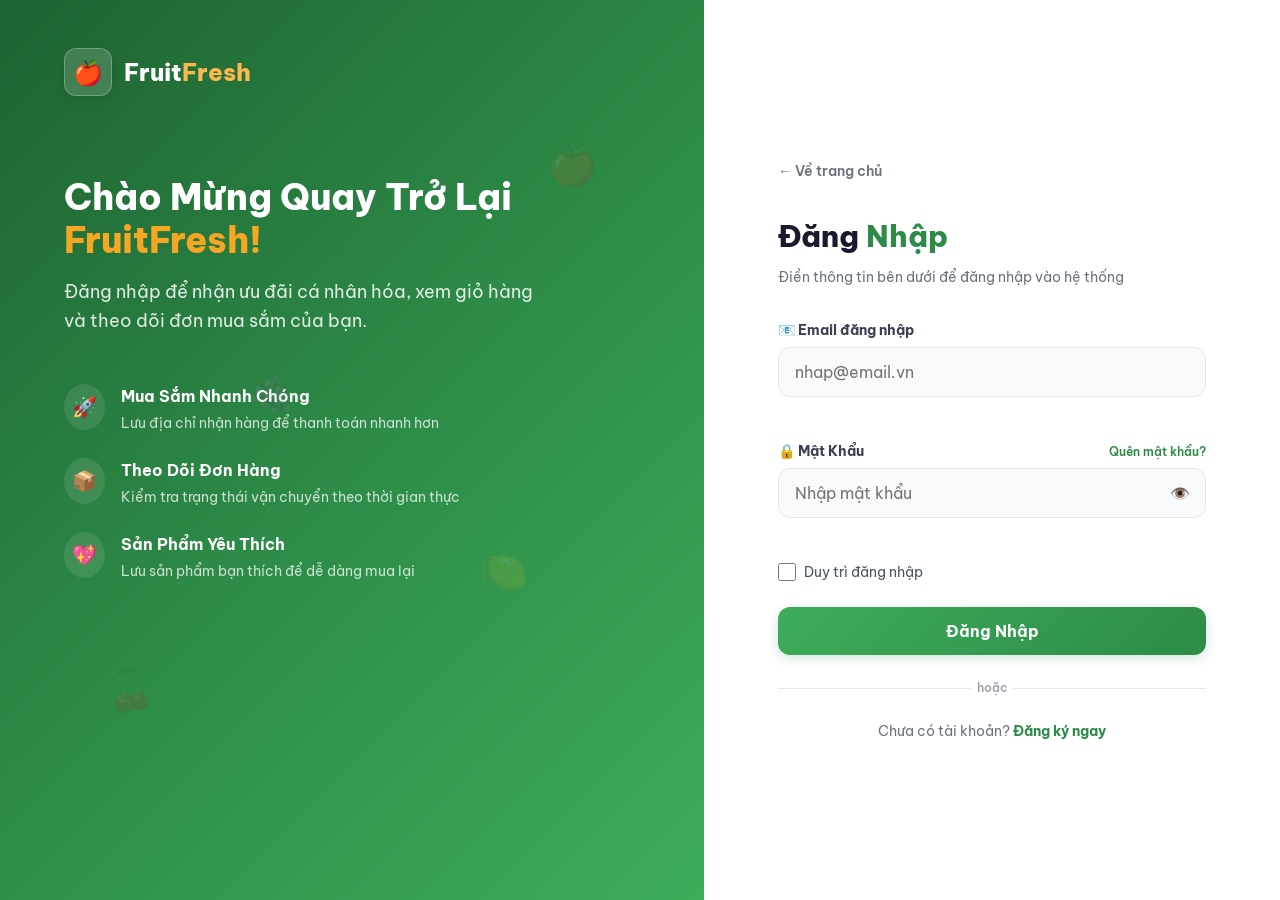
<file: src/main/resources/static/pages/admin/index.html>
<!DOCTYPE html>
<html lang="vi">

<head>
  <meta charset="UTF-8" />
  <meta name="viewport" content="width=device-width, initial-scale=1.0" />
  <title>FruitFresh - Quản Trị Hệ Thống</title>

  <!-- CSS -->
  <link rel="stylesheet" href="../../assets/css/variables.css" />
  <link rel="stylesheet" href="../../assets/css/global.css" />
  <link rel="stylesheet" href="../../assets/css/components.css" />
  <link rel="stylesheet" href="../../assets/css/admin.css" />

  <!-- Favicon emoji -->
  <link rel="icon"
    href="data:image/svg+xml,<svg xmlns='http://www.w3.org/2000/svg' viewBox='0 0 100 100'><text y='.9em' font-size='90'>🛠️</text></svg>" />

  <!-- Security check: immediately check token and admin role before page renders -->
  <script src="../../assets/js/auth.js"></script>
  <script>
    if (!Auth.isLoggedIn()) {
      window.location.href = '../login/index.html';
    } else {
      const user = Auth.getUser();
      if (!user || user.roleName !== 'ADMIN') {
        window.location.href = '/';
      }
    }
  </script>
</head>

<body>

  <div class="admin-container">
    <!-- Left Sidebar -->
    <aside class="admin-sidebar">
      <div class="sidebar-brand">
        <span class="brand-logo">🥑</span>
        <h1 class="brand-title">FruitFresh Admin</h1>
      </div>

      <!-- Current Admin User Card -->
      <div class="admin-profile-card">
        <div class="admin-avatar" id="admin-avatar">👤</div>
        <div class="admin-info">
          <h3 class="admin-name" id="admin-name">Admin</h3>
          <span class="admin-role">Quản Trị Viên</span>
        </div>
      </div>

      <!-- Menu Navigation -->
      <nav class="sidebar-menu">
        <ul>
          <li>
            <button class="menu-item active" data-tab="users">
              <span class="menu-icon">👥</span>
              <span class="menu-text">Quản lý User</span>
            </button>
          </li>
          <li>
            <button class="menu-item" data-tab="orders">
              <span class="menu-icon">📦</span>
              <span class="menu-text">Quản lý Order</span>
            </button>
          </li>
          <li>
            <button class="menu-item" data-tab="revenue">
              <span class="menu-icon">📊</span>
              <span class="menu-text">Quản lý Doanh thu</span>
            </button>
          </li>
          <li>
            <button class="menu-item" data-tab="categories">
              <span class="menu-icon">🥑</span>
              <span class="menu-text">Quản lý Loại hoa quả</span>
            </button>
          </li>
          <li>
            <button class="menu-item" data-tab="inventory">
              <span class="menu-icon">📦</span>
              <span class="menu-text">Quản lý Kho hàng</span>
            </button>
          </li>
        </ul>
      </nav>

      <!-- Sidebar Footer Links -->
      <div class="sidebar-footer">
        <a href="/" class="btn-back-home">
          <span class="menu-icon">🏠</span>
          <span class="menu-text">Quay lại Trang Chủ</span>
        </a>
        <button class="btn-logout-admin" id="btn-logout-admin">
          <span class="menu-icon">🚪</span>
          <span class="menu-text">Đăng Xuất</span>
        </button>
      </div>
    </aside>

    <!-- Main Content Area -->
    <main class="admin-main">
      <!-- Admin Page Header -->
      <header class="admin-header">
        <div class="header-left">
          <h2 id="current-tab-title">Quản lý User</h2>
        </div>
        <div class="header-right">
          <span id="current-time-indicator" class="time-badge"></span>
        </div>
      </header>

      <!-- Content Panes -->
      <div class="admin-content-area" id="admin-content-area">
        <!-- Users Tab -->
        <div class="tab-pane active" id="tab-users">
          <!-- Stats Cards -->
          <div class="admin-stats-grid">
            <div class="stat-card">
              <div class="stat-icon" style="background: rgba(59, 130, 246, 0.1); color: #3b82f6;">👥</div>
              <div class="stat-info">
                <span class="stat-value" id="stat-total-users">0</span>
                <span class="stat-label">Tổng người dùng</span>
              </div>
            </div>
            <div class="stat-card">
              <div class="stat-icon" style="background: rgba(37, 99, 235, 0.1); color: #2563eb;">👤</div>
              <div class="stat-info">
                <span class="stat-value" id="stat-customer-users">0</span>
                <span class="stat-label">Khách hàng (Customer)</span>
                <span class="stat-sub" id="stat-customer-active"
                  style="font-size: 0.78rem; color: #16a34a; font-weight: 600; margin-top: 2px; display: block;">🟢 0
                  đang hoạt động</span>
              </div>
            </div>
            <div class="stat-card">
              <div class="stat-icon" style="background: rgba(147, 51, 234, 0.1); color: #9333ea;">🏪</div>
              <div class="stat-info">
                <span class="stat-value" id="stat-seller-users">0</span>
                <span class="stat-label">Người bán (Seller)</span>
                <span class="stat-sub" id="stat-seller-active"
                  style="font-size: 0.78rem; color: #16a34a; font-weight: 600; margin-top: 2px; display: block;">🟢 0
                  đang hoạt động</span>
              </div>
            </div>
            <div class="stat-card">
              <div class="stat-icon" style="background: rgba(245, 158, 11, 0.1); color: #d97706;">👑</div>
              <div class="stat-info">
                <span class="stat-value" id="stat-admin-users">0</span>
                <span class="stat-label">Quản trị viên</span>
              </div>
            </div>
          </div>

          <!-- Filter & Search Bar -->
          <div class="admin-filter-bar">
            <div class="search-box-admin">
              <span class="search-icon">🔍</span>
              <input type="text" id="user-search-input" placeholder="Tìm kiếm theo tên, email, sđt..." />
            </div>
            <select id="user-role-filter" class="filter-select-admin">
              <option value="">-- Tất cả vai trò --</option>
              <option value="CUSTOMER">Khách hàng (CUSTOMER)</option>
              <option value="SELLER">Người bán (SELLER)</option>
              <option value="ADMIN">Quản trị viên (ADMIN)</option>
            </select>
          </div>

          <!-- User Table -->
          <div class="table-container">
            <table class="admin-table">
              <thead>
                <tr>
                  <th>ID</th>
                  <th>Người dùng</th>
                  <th>Số điện thoại</th>
                  <th>Địa chỉ</th>
                  <th>Vai trò</th>
                  <th>Trạng thái</th>
                  <th style="text-align: center;">Hành động</th>
                </tr>
              </thead>
              <tbody id="user-table-body">
                <!-- Dynamic rows -->
              </tbody>
            </table>
          </div>
          <div class="admin-pagination" id="users-pagination"></div>
        </div>

        <!-- Orders Tab -->
        <div class="tab-pane" id="tab-orders">
          <!-- Stats Cards -->
          <div class="admin-stats-grid" style="grid-template-columns: repeat(3, 1fr);">
            <div class="stat-card">
              <div class="stat-icon" style="background: rgba(234,179,8,0.12); color: #ca8a04;">📦</div>
              <div class="stat-info">
                <span class="stat-value" id="ord-stat-preparing">0</span>
                <span class="stat-label">Đang chuẩn bị hàng</span>
              </div>
            </div>
            <div class="stat-card">
              <div class="stat-icon" style="background: rgba(59,130,246,0.12); color: #2563eb;">🚚</div>
              <div class="stat-info">
                <span class="stat-value" id="ord-stat-delivering">0</span>
                <span class="stat-label">Đang giao hàng</span>
              </div>
            </div>
            <div class="stat-card">
              <div class="stat-icon" style="background: rgba(22,163,74,0.12); color: #16a34a;">✅</div>
              <div class="stat-info">
                <span class="stat-value" id="ord-stat-done">0</span>
                <span class="stat-label">Đã thanh toán</span>
              </div>
            </div>
          </div>

          <!-- Filter Bar -->
          <div class="admin-filter-bar">
            <div class="search-box-admin">
              <span class="search-icon">🔍</span>
              <input type="text" id="ord-search-input" placeholder="Tìm theo tên KH, email, địa chỉ..." />
            </div>
            <select id="ord-status-filter" class="filter-select-admin">
              <option value="">-- Tất cả trạng thái --</option>
              <option value="1">📦 Đang chuẩn bị hàng</option>
              <option value="2">🚚 Đang giao hàng</option>
              <option value="3">✅ Đã thanh toán</option>
            </select>
            <button class="btn-refresh" id="ord-refresh-btn" onclick="window.loadAdminOrders()" style="padding:8px 16px; background:#f1f5f9; border:1.5px solid #cbd5e1; border-radius:8px; font-size:0.87rem; font-weight:600; cursor:pointer; color:#334155; display:flex; align-items:center; gap:6px;">🔄 Làm mới</button>
          </div>

          <!-- Order Table -->
          <div class="table-container">
            <table class="admin-table" id="order-admin-table">
              <thead>
                <tr>
                  <th>Mã ĐH</th>
                  <th>Khách hàng</th>
                  <th>Địa chỉ</th>
                  <th>Thời gian</th>
                  <th style="text-align:center;">Thanh toán</th>
                  <th style="text-align:center;">Trạng thái</th>
                  <th style="text-align:center;">Hành động</th>
                </tr>
              </thead>
              <tbody id="order-admin-table-body">
                <tr><td colspan="7" style="text-align:center; padding:40px; color:#94a3b8;">Đang tải dữ liệu...</td></tr>
              </tbody>
            </table>
          </div>
          <div class="admin-pagination" id="orders-pagination"></div>
        </div>


        <!-- Revenue Tab -->
        <div class="tab-pane" id="tab-revenue">
          <!-- Revenue Stats Cards -->
          <div class="admin-stats-grid">
            <div class="stat-card">
              <div class="stat-icon" style="background: rgba(22, 163, 74, 0.1); color: #16a34a;">💰</div>
              <div class="stat-info">
                <span class="stat-value" id="rev-stat-total" style="color: #16a34a;">0 đ</span>
                <span class="stat-label">Tổng doanh thu thực nhận</span>
              </div>
            </div>
            <div class="stat-card">
              <div class="stat-icon" style="background: rgba(59, 130, 246, 0.1); color: #3b82f6;">📦</div>
              <div class="stat-info">
                <span class="stat-value" id="rev-stat-orders">0</span>
                <span class="stat-label">Đơn hàng hoàn tất</span>
              </div>
            </div>
            <div class="stat-card">
              <div class="stat-icon" style="background: rgba(2, 132, 199, 0.1); color: #0284c7;">💳</div>
              <div class="stat-info">
                <span class="stat-value" id="rev-stat-vnpay" style="color: #0284c7;">0 đ</span>
                <span class="stat-label">VNPay / Chuyển khoản</span>
              </div>
            </div>
            <div class="stat-card">
              <div class="stat-icon" style="background: rgba(217, 119, 6, 0.1); color: #d97706;">💵</div>
              <div class="stat-info">
                <span class="stat-value" id="rev-stat-cod" style="color: #d97706;">0 đ</span>
                <span class="stat-label">COD Tiền mặt</span>
              </div>
            </div>
          </div>

          <!-- Time Period Filters & Search -->
          <div class="admin-filter-bar" style="display: flex; justify-content: space-between; align-items: center; gap: 16px; margin: 20px 0;">
            <div style="display: flex; gap: 8px; align-items: center;">
              <span style="font-weight: 700; color: #475569; font-size: 0.9rem; margin-right: 4px;">📅 Lọc theo:</span>
              <button onclick="filterRevenuePeriod('ALL')" id="rev-period-ALL" class="rev-period-btn active" style="padding: 8px 16px; border-radius: 12px; border: none; background: #16a34a; color: white; font-weight: 700; font-size: 0.88rem; cursor: pointer; transition: all 0.2s;">Tất cả</button>
              <button onclick="filterRevenuePeriod('TODAY')" id="rev-period-TODAY" class="rev-period-btn" style="padding: 8px 16px; border-radius: 12px; border: 1px solid #cbd5e1; background: #fff; color: #475569; font-weight: 700; font-size: 0.88rem; cursor: pointer; transition: all 0.2s;">Hôm nay</button>
              <button onclick="filterRevenuePeriod('WEEK')" id="rev-period-WEEK" class="rev-period-btn" style="padding: 8px 16px; border-radius: 12px; border: 1px solid #cbd5e1; background: #fff; color: #475569; font-weight: 700; font-size: 0.88rem; cursor: pointer; transition: all 0.2s;">Tuần này</button>
              <button onclick="filterRevenuePeriod('MONTH')" id="rev-period-MONTH" class="rev-period-btn" style="padding: 8px 16px; border-radius: 12px; border: 1px solid #cbd5e1; background: #fff; color: #475569; font-weight: 700; font-size: 0.88rem; cursor: pointer; transition: all 0.2s;">Tháng này</button>
            </div>
            <div class="search-box-admin" style="max-width: 300px; margin: 0;">
              <span class="search-icon">🔍</span>
              <input type="text" id="rev-search-input" oninput="renderRevenueTable()" placeholder="Tìm theo mã đơn, khách hàng..." />
            </div>
          </div>

          <!-- Top Selling Products Breakdown Card -->
          <div style="background: #fff; border: 1.5px solid #e2e8f0; border-radius: 20px; padding: 20px; margin-bottom: 24px; box-shadow: 0 4px 12px rgba(0,0,0,0.03);">
            <h4 style="font-size: 1.05rem; font-weight: 800; color: #1e293b; margin-bottom: 16px; display: flex; align-items: center; gap: 8px;">
              🏆 Top Sản Phẩm Đóng Góp Doanh Thu Cao Nhất
            </h4>
            <div id="rev-top-products-list" style="display: flex; flex-direction: column; gap: 12px;">
              <!-- Dynamic top products bars -->
            </div>
          </div>

          <!-- Revenue Transactions Table -->
          <div class="admin-tab-header">
            <h3 class="tab-subtitle">📜 Nhật Ký Giao Dịch Doanh Thu</h3>
          </div>
          <div class="table-container">
            <table class="admin-table">
              <thead>
                <tr>
                  <th>Mã đơn</th>
                  <th>Ngày giao dịch</th>
                  <th>Địa chỉ giao hàng</th>
                  <th>Phương thức thanh toán</th>
                  <th>Số lượng mặt hàng</th>
                  <th>Tổng giá trị</th>
                  <th style="text-align: center;">Trạng thái</th>
                </tr>
              </thead>
              <tbody id="revenue-table-body">
                <!-- Dynamic rows -->
              </tbody>
            </table>
          </div>
          <div class="admin-pagination" id="revenue-pagination"></div>
        </div>

        <!-- Categories Tab (Product Management) -->
        <div class="tab-pane" id="tab-categories">
          <div class="admin-tab-header">
            <h3 class="tab-subtitle">🥑 Quản lý Sản phẩm & Phân loại</h3>
            <button class="btn-primary-admin" id="btn-add-product">➕ Thêm Sản phẩm</button>
          </div>

          <div class="table-container">
            <table class="admin-table">
              <thead>
                <tr>
                  <th>ID</th>
                  <th>Tên sản phẩm</th>
                  <th>Danh mục</th>
                  <th>Cửa hàng</th>
                  <th>Giá</th>
                  <th>Đơn vị</th>
                  <th>Xuất xứ</th>
                  <th>Trạng thái</th>
                  <th style="text-align: center;">Hành động</th>
                </tr>
              </thead>
              <tbody id="product-table-body">
                <!-- Dynamic rows -->
              </tbody>
            </table>
          </div>
          <div class="admin-pagination" id="products-pagination"></div>
        </div>

        <!-- ===== INVENTORY TAB ===== -->
        <div class="tab-pane" id="tab-inventory">
          <!-- Stats -->
          <div class="admin-stats-grid">
            <div class="stat-card">
              <div class="stat-icon" style="background:rgba(16,185,129,0.1);color:#10b981;">📦</div>
              <div class="stat-info">
                <span class="stat-value" id="inv-stat-total">0</span>
                <span class="stat-label">Tổng sản phẩm theo dõi</span>
              </div>
            </div>
            <div class="stat-card">
              <div class="stat-icon" style="background:rgba(59,130,246,0.1);color:#3b82f6;">✅</div>
              <div class="stat-info">
                <span class="stat-value" id="inv-stat-in-stock">0</span>
                <span class="stat-label">Còn hàng</span>
              </div>
            </div>
            <div class="stat-card">
              <div class="stat-icon" style="background:rgba(245,158,11,0.1);color:#f59e0b;">⚠️</div>
              <div class="stat-info">
                <span class="stat-value" id="inv-stat-low">0</span>
                <span class="stat-label">Sắp hết hàng</span>
              </div>
            </div>
            <div class="stat-card">
              <div class="stat-icon" style="background:rgba(239,68,68,0.1);color:#ef4444;">❌</div>
              <div class="stat-info">
                <span class="stat-value" id="inv-stat-out">0</span>
                <span class="stat-label">Hết hàng</span>
              </div>
            </div>
          </div>

          <!-- Actions & Filter -->
          <div class="admin-filter-bar" style="flex-wrap:wrap;gap:10px;">
            <div class="search-box-admin">
              <span class="search-icon">🔍</span>
              <input type="text" id="inv-search-input" placeholder="Tìm theo tên sản phẩm, danh mục..." oninput="filterInventoryTable()" />
            </div>
            <select id="inv-status-filter" class="filter-select-admin" onchange="filterInventoryTable()">
              <option value="">-- Tất cả trạng thái --</option>
              <option value="in_stock">Còn hàng</option>
              <option value="low_stock">Sắp hết hàng</option>
              <option value="out_of_stock">Hết hàng</option>
            </select>
            <button onclick="initAllInventory()" style="padding:8px 16px;background:#6366f1;color:#fff;border:none;border-radius:8px;font-weight:700;cursor:pointer;font-size:0.9rem;">
              🔄 Khởi tạo tất cả sản phẩm
            </button>
          </div>

          <!-- Inventory Table -->
          <div class="table-container">
            <table class="admin-table" id="inv-table">
              <thead>
                <tr>
                  <th>Sản phẩm</th>
                  <th>Danh mục</th>
                  <th>Đơn giá</th>
                  <th>Tồn kho</th>
                  <th>Ngưỡng cảnh báo</th>
                  <th>Trạng thái</th>
                  <th>Cập nhật lúc</th>
                  <th>Thao tác</th>
                </tr>
              </thead>
              <tbody id="inv-table-body">
                <tr><td colspan="8" style="text-align:center;padding:40px;color:#94a3b8;">Đang tải dữ liệu kho...</td></tr>
              </tbody>
            </table>
          </div>
          <div class="admin-pagination" id="inventory-pagination"></div>
        </div>
      </div>
    </main>
  </div>

  <!-- ==========================================
       PRODUCT ADD/EDIT MODAL
       ========================================== -->
  <div class="admin-modal-overlay" id="product-modal">
    <div class="admin-modal-card">
      <div class="admin-modal-header">
        <h3 id="product-modal-title">Thêm sản phẩm mới</h3>
        <button class="admin-modal-close" id="product-modal-close">✕</button>
      </div>
      <form id="product-form" class="admin-modal-form">
        <input type="hidden" id="form-product-id" />

        <div class="form-row">
          <div class="form-group-admin">
            <label for="form-name">Tên sản phẩm *</label>
            <input type="text" id="form-name" required placeholder="Ví dụ: Xoài Cát Chu" />
          </div>
          <div class="form-group-admin">
            <label>Ảnh sản phẩm (Tối đa 5 ảnh) *</label>
            <div style="display: flex; gap: 8px; align-items: center; height: 50px;" id="slots-container">
              <!-- Rendered dynamically -->
            </div>
            <input type="hidden" id="form-img" />
            <input type="file" id="form-img-file" accept="image/*" style="display: none;" />
          </div>
        </div>

        <div class="form-row">
          <div class="form-group-admin">
            <label for="form-category">Danh mục *</label>
            <select id="form-category" required>
              <option value="">-- Chọn danh mục --</option>
            </select>
          </div>
          <div class="form-group-admin">
            <label for="form-shop">Cửa hàng *</label>
            <select id="form-shop" required>
              <option value="">-- Chọn cửa hàng --</option>
            </select>
          </div>
        </div>

        <div class="form-row">
          <div class="form-group-admin">
            <label for="form-price">Giá bán (VND) *</label>
            <input type="number" id="form-price" required min="0" placeholder="Ví dụ: 45000" />
          </div>
          <div class="form-group-admin">
            <label for="form-unit">Đơn vị tính *</label>
            <select id="form-unit" required>
              <option value="1kg" selected>1kg</option>
              <option value="1 giỏ">1 giỏ</option>
              <option value="1 hộp">1 hộp</option>
              <option value="1 khay">1 khay</option>
              <option value="1 túi">1 túi</option>
              <option value="kg">kg</option>
            </select>
          </div>
        </div>

        <div class="form-row">
          <div class="form-group-admin">
            <label for="form-origin">Xuất xứ *</label>
            <input type="text" id="form-origin" required placeholder="Ví dụ: Đồng Tháp, USA" />
          </div>
          <div class="form-group-admin">
            <label for="form-status">Trạng thái *</label>
            <select id="form-status" required>
              <option value="1">Còn hàng / Tươi ngon</option>
              <option value="0">Tạm hết hàng</option>
            </select>
          </div>
        </div>

        <div class="form-group-admin">
          <label for="form-desc">Mô tả sản phẩm</label>
          <textarea id="form-desc" rows="3" placeholder="Thông tin chi tiết về sản phẩm..."></textarea>
        </div>

        <div class="admin-modal-actions">
          <button type="button" class="btn-cancel-admin" id="product-modal-cancel">Hủy</button>
          <button type="submit" class="btn-save-admin">Lưu thay đổi</button>
        </div>
      </form>
    </div>
  </div>


  <!-- ==========================================
       QUICK VIEW MODAL (Customer style product details)
       ========================================== -->
  <div id="quick-view-modal" class="qv-overlay" role="dialog" aria-modal="true" aria-label="Xem chi tiết sản phẩm">
    <div class="qv-card">
      <button class="qv-close" id="qv-close" aria-label="Đóng">✕</button>

      <div class="qv-loading" id="qv-loading">
        <div class="qv-spinner"></div>
      </div>

      <div class="qv-body" id="qv-body" style="display:none;">
        <!-- LEFT: Gallery -->
        <div class="qv-gallery">
          <div class="qv-main-img" id="qv-main-img"></div>
          <div class="qv-thumbs" id="qv-thumbs"></div>
        </div>

        <!-- RIGHT: Product Info -->
        <div class="qv-info">
          <p class="qv-category" id="qv-category"></p>
          <h2 class="qv-name" id="qv-name"></h2>

          <div class="qv-rating-row">
            <div class="qv-stars" id="qv-stars" style="display:none;">★★★★★</div>
            <span class="qv-rating-count" id="qv-rating-count">(0 đánh giá)</span>
          </div>

          <div class="qv-price-row">
            <span class="qv-price" id="qv-price"></span>
            <span class="qv-unit" id="qv-unit"></span>
          </div>

          <div class="qv-origin-row" id="qv-origin-row">
            <span class="qv-origin-label">📍 Xuất xứ:</span>
            <span class="qv-origin-value" id="qv-origin"></span>
          </div>

          <div class="qv-desc-block">
            <h4 class="qv-desc-title">📝 Mô tả sản phẩm</h4>
            <p class="qv-desc-text" id="qv-desc"></p>
          </div>
        </div>
      </div>

      <!-- REVIEWS SECTION -->
      <div class="qv-reviews" id="qv-reviews" style="display:none;">
        <h3 class="qv-reviews-title">💬 Đánh giá từ khách hàng</h3>

        <!-- Add Review Form -->
        <div class="qv-add-review-box" style="background: #f8fafc; border: 1px solid #e2e8f0; border-radius: 12px; padding: 16px; margin-bottom: 20px;">
          <h4 style="font-size: 1rem; font-weight: 700; color: #1e293b; margin-bottom: 10px; display: flex; align-items: center; gap: 6px;">
            ✍️ Viết đánh giá của bạn
          </h4>
          <div class="qv-rating-select" style="display: none; align-items: center; gap: 8px; margin-bottom: 12px;">
            <span style="font-size: 0.9rem; font-weight: 600; color: #475569;">Đánh giá sao:</span>
            <div class="star-rating-picker" id="qv-star-picker" style="display: flex; gap: 4px; cursor: pointer; font-size: 1.4rem; color: #f59e0b;">
              <span data-star="1" class="star-item">★</span>
              <span data-star="2" class="star-item">★</span>
              <span data-star="3" class="star-item">★</span>
              <span data-star="4" class="star-item">★</span>
              <span data-star="5" class="star-item">★</span>
            </div>
            <span id="qv-star-label" style="font-size: 0.85rem; font-weight: 700; color: #d97706;">(5/5 Tuyệt vời)</span>
          </div>
          <textarea id="qv-review-input" placeholder="Chia sẻ cảm nhận của bạn về sản phẩm này (chất lượng, vị ngọt, đóng gói...)..." rows="3" style="width: 100%; padding: 10px 14px; border: 1px solid #cbd5e1; border-radius: 8px; font-size: 0.9rem; outline: none; font-family: inherit; resize: vertical; box-sizing: border-box;"></textarea>
          <div style="display: flex; justify-content: flex-end; margin-top: 10px;">
            <button class="btn btn-primary" id="qv-submit-review" onclick="submitProductReview()" style="padding: 8px 18px; font-size: 0.9rem; font-weight: 700; border-radius: 8px; cursor: pointer;">🚀 Gửi Đánh Giá</button>
          </div>
        </div>

        <div class="qv-reviews-list" id="qv-reviews-list"></div>
      </div>
    </div>
  </div>


        <!-- Modal: Cập nhật tồn kho -->
        <div id="inv-modal" style="display:none;position:fixed;inset:0;background:rgba(15,23,42,0.6);backdrop-filter:blur(6px);z-index:99999;align-items:center;justify-content:center;">
          <div style="background:#fff;border-radius:20px;padding:32px;width:100%;max-width:440px;box-shadow:0 25px 50px rgba(0,0,0,0.3);">
            <h3 style="margin:0 0 20px;font-size:1.2rem;font-weight:800;color:#1e293b;">📦 Cập nhật số lượng kho</h3>
            <input type="hidden" id="inv-modal-product-id" />
            <div style="margin-bottom:16px;">
              <label style="font-weight:700;font-size:0.9rem;color:#475569;display:block;margin-bottom:6px;">Tên sản phẩm</label>
              <input type="text" id="inv-modal-product-name" readonly style="width:100%;padding:10px 14px;border:1px solid #e2e8f0;border-radius:10px;background:#f8fafc;font-size:0.95rem;box-sizing:border-box;" />
            </div>
            <div style="margin-bottom:16px;">
              <label style="font-weight:700;font-size:0.9rem;color:#475569;display:block;margin-bottom:6px;">Số lượng tồn kho <span style="color:#ef4444;">*</span></label>
              <input type="number" id="inv-modal-quantity" min="0" placeholder="Nhập số lượng..." style="width:100%;padding:10px 14px;border:1.5px solid #cbd5e1;border-radius:10px;font-size:1rem;box-sizing:border-box;" />
            </div>
            <div style="margin-bottom:24px;">
              <label style="font-weight:700;font-size:0.9rem;color:#475569;display:block;margin-bottom:6px;">Ngưỡng cảnh báo sắp hết hàng</label>
              <input type="number" id="inv-modal-threshold" min="1" placeholder="Mặc định: 10" style="width:100%;padding:10px 14px;border:1.5px solid #cbd5e1;border-radius:10px;font-size:1rem;box-sizing:border-box;" />
            </div>
            <div style="display:flex;gap:12px;justify-content:flex-end;">
              <button onclick="closeInvModal()" style="padding:10px 18px;border:1px solid #cbd5e1;background:#fff;color:#475569;border-radius:10px;font-weight:700;cursor:pointer;">Hủy</button>
              <button onclick="saveInventory()" style="padding:10px 24px;border:none;background:#10b981;color:#fff;border-radius:10px;font-weight:800;cursor:pointer;">💾 Lưu</button>
            </div>
          </div>
        </div>

  <!-- Scripts -->
  <script src="../../assets/js/admin.js"></script>
</body>

</html>
</file>
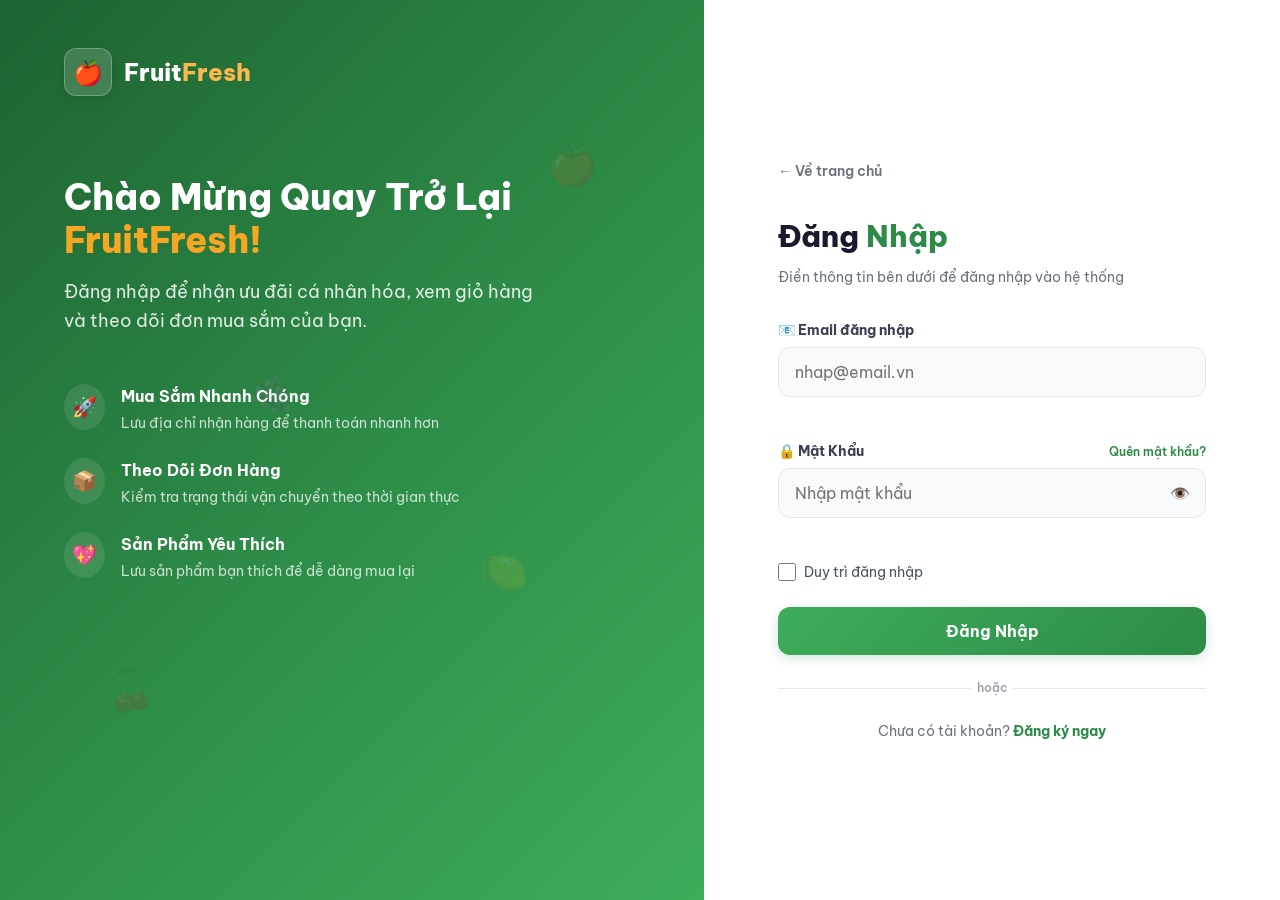
<file: src/main/resources/static/pages/login/index.html>
<!DOCTYPE html>
<html lang="vi">
<head>
  <meta charset="UTF-8"/>
  <meta name="viewport" content="width=device-width, initial-scale=1.0"/>
  <meta name="description" content="Đăng nhập tài khoản FruitFresh – Mua sắm hoa quả tươi sạch tiện lợi"/>
  <meta name="robots" content="noindex"/>
  <title>Đăng Nhập – FruitFresh</title>
  <link rel="stylesheet" href="../../assets/css/variables.css"/>
  <link rel="stylesheet" href="../../assets/css/global.css"/>
  <link rel="stylesheet" href="../../assets/css/auth.css"/>
  <link rel="icon" href="data:image/svg+xml,<svg xmlns='http://www.w3.org/2000/svg' viewBox='0 0 100 100'><text y='.9em' font-size='90'>🍎</text></svg>"/>
</head>
<body class="auth-body">

  <!-- ====== LEFT PANEL ====== -->
  <div class="auth-left">
    <div class="auth-brand">
      <a href="/" class="auth-brand-logo">
        <div class="logo-box">🍎</div>
        <span class="brand-name">Fruit<span>Fresh</span></span>
      </a>
      <h1 class="auth-tagline">Chào Mừng Quay Trở Lại<span class="highlight">FruitFresh!</span></h1>
      <p class="auth-tagline-desc">
        Đăng nhập để nhận ưu đãi cá nhân hóa, xem giỏ hàng và theo dõi đơn mua sắm của bạn.
      </p>
      <div class="auth-features">
        <div class="auth-feature"><span class="auth-feature-icon">🚀</span>
          <div class="auth-feature-text"><strong>Mua Sắm Nhanh Chóng</strong><span>Lưu địa chỉ nhận hàng để thanh toán nhanh hơn</span></div>
        </div>
        <div class="auth-feature"><span class="auth-feature-icon">📦</span>
          <div class="auth-feature-text"><strong>Theo Dõi Đơn Hàng</strong><span>Kiểm tra trạng thái vận chuyển theo thời gian thực</span></div>
        </div>
        <div class="auth-feature"><span class="auth-feature-icon">💖</span>
          <div class="auth-feature-text"><strong>Sản Phẩm Yêu Thích</strong><span>Lưu sản phẩm bạn thích để dễ dàng mua lại</span></div>
        </div>
      </div>
    </div>
    <div class="auth-fruits" aria-hidden="true">
      <span class="fruit-float">🍎</span>
      <span class="fruit-float">🍋</span>
      <span class="fruit-float">🍒</span>
      <span class="fruit-float">🍇</span>
    </div>
  </div>

  <!-- ====== RIGHT PANEL ====== -->
  <div class="auth-right" id="auth-right">
    <div class="auth-form-card">
      <a href="/" class="back-home-link">← Về trang chủ</a>

      <div class="auth-form-header" id="auth-header-login">
        <h2 class="auth-form-title">Đăng <span>Nhập</span></h2>
        <p class="auth-form-subtitle">Điền thông tin bên dưới để đăng nhập vào hệ thống</p>
      </div>

      <div class="auth-form-header hidden" id="auth-header-forgot">
        <h2 class="auth-form-title">Quên <span>Mật Khẩu</span></h2>
        <p class="auth-form-subtitle">Nhập email của bạn để nhận mã OTP khôi phục mật khẩu</p>
      </div>

      <div class="auth-alert hidden" id="login-alert" role="alert"></div>

      <!-- ====== LOGIN FORM ====== -->
      <form id="login-form" novalidate autocomplete="on">
        <!-- Email -->
        <div class="form-group">
          <label class="form-label" for="login-email">📧 Email đăng nhập</label>
          <div class="input-wrapper">
            <input type="email" id="login-email" name="email" class="form-input"
              placeholder="nhap@email.vn" autocomplete="email" required/>
          </div>
          <p class="field-error" id="login-email-error"></p>
        </div>

        <!-- Mật khẩu -->
        <div class="form-group">
          <div style="display:flex; justify-content:space-between; align-items:center; width:100%;">
            <label class="form-label" for="login-password">🔒 Mật Khẩu</label>
            <a href="#" id="forgot-password-link" class="auth-switch" style="margin-top:0; font-size:12px; font-weight:600; color:var(--color-primary);">Quên mật khẩu?</a>
          </div>
          <div class="input-wrapper">
            <input type="password" id="login-password" name="password" class="form-input has-toggle"
              placeholder="Nhập mật khẩu" autocomplete="current-password" required/>
            <button type="button" class="input-toggle" id="toggle-login-password">👁️</button>
          </div>
          <p class="field-error" id="login-password-error"></p>
        </div>

        <!-- Ghi nhớ mật khẩu -->
        <div class="form-group" style="margin-bottom:var(--space-6);">
          <label class="checkbox-wrap" for="remember-me">
            <input type="checkbox" id="remember-me" name="remember"/>
            Duy trì đăng nhập
          </label>
        </div>

        <!-- Nút Submit -->
        <button type="submit" class="auth-btn" id="login-submit-btn">
          Đăng Nhập
        </button>
      </form>

      <!-- ====== FORGOT PASSWORD FORM ====== -->
      <form id="forgot-password-form" class="hidden" novalidate autocomplete="off">
        <!-- Step 1: Nhập email gửi OTP -->
        <div id="forgot-step-1">
          <div class="form-group">
            <label class="form-label" for="forgot-email">📧 Nhập email tài khoản</label>
            <div class="input-wrapper">
              <input type="email" id="forgot-email" name="email" class="form-input"
                placeholder="nhap@email.vn" required/>
            </div>
            <p class="field-error" id="forgot-email-error"></p>
          </div>
          <button type="button" class="auth-btn" id="forgot-send-otp-btn" style="margin-top:var(--space-4);">
            Gửi Mã Xác Thực OTP
          </button>
        </div>

        <!-- Step 2: Nhập OTP và mật khẩu mới -->
        <div id="forgot-step-2" class="hidden">
          <div style="background:#f0fdf4; border:1px solid #bbf7d0; padding:12px; border-radius:10px; margin-bottom:16px; font-size:13px; color:#166534; font-weight:600;">
            Mã OTP đã được gửi về email của bạn. Vui lòng kiểm tra hộp thư!
          </div>

          <div class="form-group">
            <label class="form-label" for="forgot-otp">🔑 Nhập mã OTP</label>
            <div class="input-wrapper">
              <input type="text" id="forgot-otp" name="otp" class="form-input"
                placeholder="Nhập 6 chữ số OTP" required maxlength="6"/>
            </div>
            <p class="field-error" id="forgot-otp-error"></p>
          </div>

          <div class="form-group">
            <label class="form-label" for="forgot-new-password">🔒 Mật khẩu mới</label>
            <div class="input-wrapper">
              <input type="password" id="forgot-new-password" name="newPassword" class="form-input has-toggle"
                placeholder="Tối thiểu 8 ký tự" required/>
              <button type="button" class="input-toggle" id="toggle-forgot-password-1">👁️</button>
            </div>
            <p class="field-error" id="forgot-new-password-error"></p>
          </div>

          <div class="form-group">
            <label class="form-label" for="forgot-confirm-password">🔒 Xác nhận mật khẩu mới</label>
            <div class="input-wrapper">
              <input type="password" id="forgot-confirm-password" name="confirmPassword" class="form-input has-toggle"
                placeholder="Nhập lại mật khẩu mới" required/>
              <button type="button" class="input-toggle" id="toggle-forgot-password-2">👁️</button>
            </div>
            <p class="field-error" id="forgot-confirm-password-error"></p>
          </div>

          <button type="submit" class="auth-btn" id="forgot-submit-btn" style="margin-top:var(--space-4);">
            Xác Nhận Đặt Lại Mật Khẩu
          </button>
        </div>

        <div style="margin-top:var(--space-6); text-align:center;">
          <a href="#" id="back-to-login-link" style="font-size:14px; font-weight:700; color:var(--color-primary);">← Quay lại Đăng Nhập</a>
        </div>
      </form>

      <div class="auth-divider" id="auth-divider-switch">hoặc</div>

      <div class="auth-switch" id="auth-switch-register">
        Chưa có tài khoản? <a href="../register/index.html">Đăng ký ngay</a>
      </div>
    </div>
  </div>

  <script src="../../assets/js/auth.js"></script>
  <script src="../../assets/js/login.js"></script>
</body>
</html>
</file>
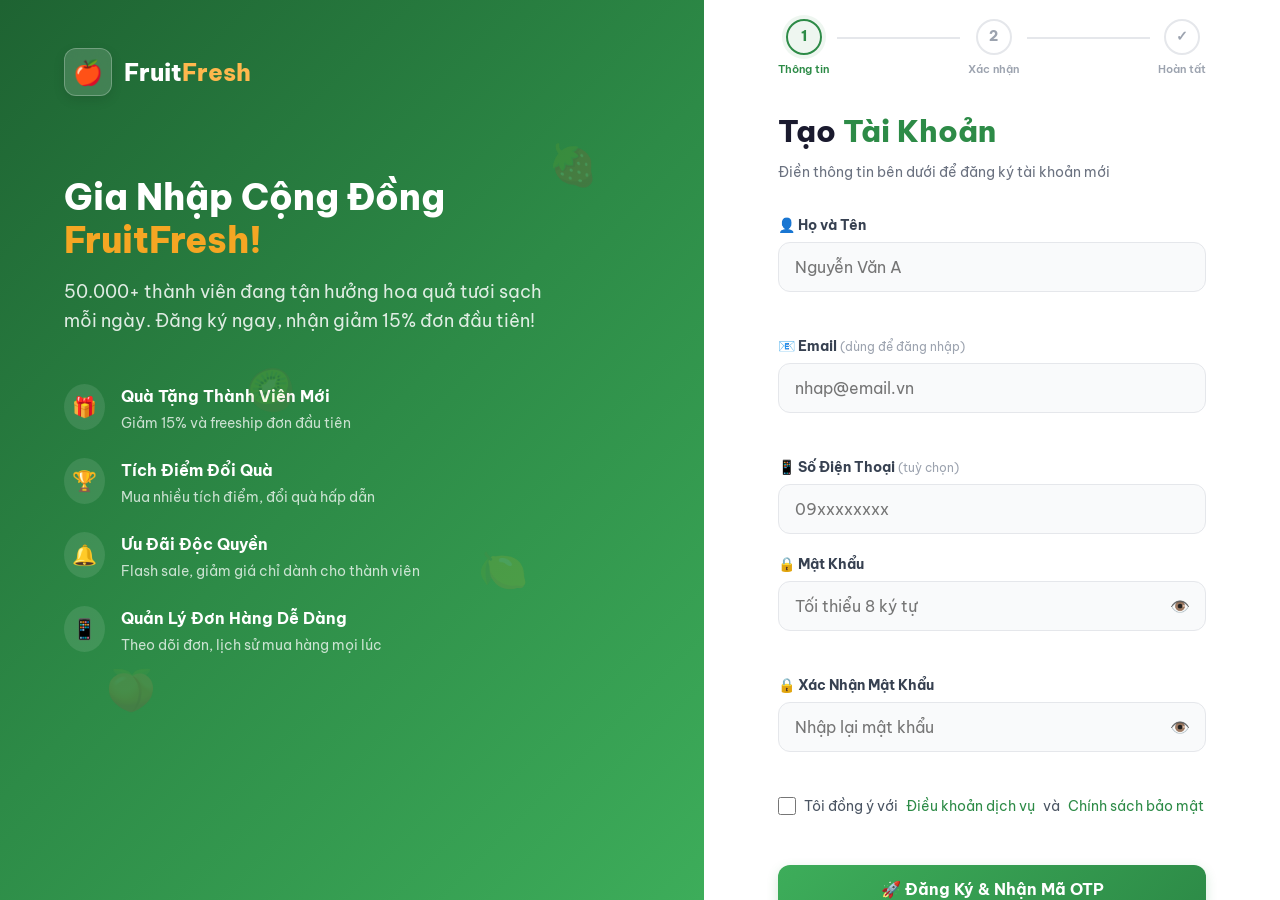
<file: src/main/resources/static/pages/register/index.html>
<!DOCTYPE html>
<html lang="vi">
<head>
  <meta charset="UTF-8"/>
  <meta name="viewport" content="width=device-width, initial-scale=1.0"/>
  <meta name="description" content="Đăng ký tài khoản FruitFresh – Mua sắm hoa quả tươi sạch tiện lợi"/>
  <meta name="robots" content="noindex"/>
  <title>Đăng Ký – FruitFresh</title>
  <link rel="stylesheet" href="../../assets/css/variables.css"/>
  <link rel="stylesheet" href="../../assets/css/global.css"/>
  <link rel="stylesheet" href="../../assets/css/auth.css"/>
  <link rel="stylesheet" href="../../assets/css/register.css"/>
  <link rel="icon" href="data:image/svg+xml,<svg xmlns='http://www.w3.org/2000/svg' viewBox='0 0 100 100'><text y='.9em' font-size='90'>🍎</text></svg>"/>
</head>
<body class="auth-body">

  <!-- ====== LEFT PANEL ====== -->
  <div class="auth-left">
    <div class="auth-brand">
      <a href="/" class="auth-brand-logo">
        <div class="logo-box">🍎</div>
        <span class="brand-name">Fruit<span>Fresh</span></span>
      </a>
      <h1 class="auth-tagline">Gia Nhập Cộng Đồng<span class="highlight">FruitFresh!</span></h1>
      <p class="auth-tagline-desc">
        50.000+ thành viên đang tận hưởng hoa quả tươi sạch mỗi ngày.
        Đăng ký ngay, nhận giảm 15% đơn đầu tiên!
      </p>
      <div class="auth-features">
        <div class="auth-feature"><span class="auth-feature-icon">🎁</span>
          <div class="auth-feature-text"><strong>Quà Tặng Thành Viên Mới</strong><span>Giảm 15% và freeship đơn đầu tiên</span></div>
        </div>
        <div class="auth-feature"><span class="auth-feature-icon">🏆</span>
          <div class="auth-feature-text"><strong>Tích Điểm Đổi Quà</strong><span>Mua nhiều tích điểm, đổi quà hấp dẫn</span></div>
        </div>
        <div class="auth-feature"><span class="auth-feature-icon">🔔</span>
          <div class="auth-feature-text"><strong>Ưu Đãi Độc Quyền</strong><span>Flash sale, giảm giá chỉ dành cho thành viên</span></div>
        </div>
        <div class="auth-feature"><span class="auth-feature-icon">📱</span>
          <div class="auth-feature-text"><strong>Quản Lý Đơn Hàng Dễ Dàng</strong><span>Theo dõi đơn, lịch sử mua hàng mọi lúc</span></div>
        </div>
      </div>
    </div>
    <div class="auth-fruits" aria-hidden="true">
      <span class="fruit-float">🍓</span>
      <span class="fruit-float">🍋</span>
      <span class="fruit-float">🍑</span>
      <span class="fruit-float">🥝</span>
    </div>
  </div>

  <!-- ====== RIGHT PANEL ====== -->
  <div class="auth-right" id="auth-right">

    <!-- =========================================
         STEP 1: FORM ĐĂNG KÝ
         ========================================= -->
    <div class="auth-form-card" id="step-register">
      <a href="/" class="back-home-link">← Về trang chủ</a>

      <!-- Progress Bar -->
      <div class="register-progress">
        <div class="progress-step active" id="prog-1">
          <div class="progress-dot">1</div>
          <span>Thông tin</span>
        </div>
        <div class="progress-line"></div>
        <div class="progress-step" id="prog-2">
          <div class="progress-dot">2</div>
          <span>Xác nhận</span>
        </div>
        <div class="progress-line"></div>
        <div class="progress-step" id="prog-3">
          <div class="progress-dot">✓</div>
          <span>Hoàn tất</span>
        </div>
      </div>

      <div class="auth-form-header">
        <h2 class="auth-form-title">Tạo <span>Tài Khoản</span></h2>
        <p class="auth-form-subtitle">Điền thông tin bên dưới để đăng ký tài khoản mới</p>
      </div>

      <div class="auth-alert hidden" id="register-alert" role="alert"></div>

      <form id="register-form" novalidate autocomplete="on">

        <!-- Họ tên -->
        <div class="form-group">
          <label class="form-label" for="reg-fullname">👤 Họ và Tên</label>
          <div class="input-wrapper">
            <input type="text" id="reg-fullname" name="fullName" class="form-input"
              placeholder="Nguyễn Văn A" autocomplete="name" required/>
          </div>
          <p class="field-error" id="reg-fullname-error"></p>
        </div>

        <!-- Email -->
        <div class="form-group">
          <label class="form-label" for="reg-email">📧 Email <small style="color:var(--color-gray-400);font-weight:400;">(dùng để đăng nhập)</small></label>
          <div class="input-wrapper">
            <input type="email" id="reg-email" name="email" class="form-input"
              placeholder="nhap@email.vn" autocomplete="email" required/>
            <span class="email-check-icon" id="email-check-icon" style="position:absolute;right:16px;font-size:16px;"></span>
          </div>
          <p class="field-error" id="reg-email-error"></p>
        </div>

        <!-- Số điện thoại -->
        <div class="form-group">
          <label class="form-label" for="reg-phone">📱 Số Điện Thoại <small style="color:var(--color-gray-400);font-weight:400;">(tuỳ chọn)</small></label>
          <div class="input-wrapper">
            <input type="tel" id="reg-phone" name="phone" class="form-input"
              placeholder="09xxxxxxxx" autocomplete="tel"/>
          </div>
        </div>

        <!-- Password -->
        <div class="form-group">
          <label class="form-label" for="reg-password">🔒 Mật Khẩu</label>
          <div class="input-wrapper">
            <input type="password" id="reg-password" name="password" class="form-input has-toggle"
              placeholder="Tối thiểu 8 ký tự" autocomplete="new-password" required/>
            <button type="button" class="input-toggle" id="toggle-reg-password">👁️</button>
          </div>
          <!-- Password strength bar -->
          <div class="password-strength" id="password-strength" style="display:none;">
            <div class="strength-bar"><div class="strength-fill" id="strength-fill"></div></div>
            <span class="strength-label" id="strength-label"></span>
          </div>
          <p class="field-error" id="reg-password-error"></p>
        </div>

        <!-- Confirm Password -->
        <div class="form-group">
          <label class="form-label" for="reg-confirm">🔒 Xác Nhận Mật Khẩu</label>
          <div class="input-wrapper">
            <input type="password" id="reg-confirm" name="confirmPassword" class="form-input has-toggle"
              placeholder="Nhập lại mật khẩu" autocomplete="new-password" required/>
            <button type="button" class="input-toggle" id="toggle-reg-confirm">👁️</button>
          </div>
          <p class="field-error" id="reg-confirm-error"></p>
        </div>

        <!-- Terms -->
        <div class="form-group" style="margin-bottom:var(--space-6);">
          <label class="checkbox-wrap" for="agree-terms">
            <input type="checkbox" id="agree-terms" name="terms" required/>
            Tôi đồng ý với <a href="#" style="color:var(--color-primary);">Điều khoản dịch vụ</a>
            và <a href="#" style="color:var(--color-primary);">Chính sách bảo mật</a>
          </label>
          <p class="field-error" id="terms-error"></p>
        </div>

        <button type="submit" class="auth-btn" id="register-btn">
          🚀 Đăng Ký & Nhận Mã OTP
        </button>
      </form>

      <p class="auth-footer-text">
        Đã có tài khoản? <a href="/pages/login/index.html" id="to-login-link">Đăng nhập</a>
      </p>
    </div>

    <!-- =========================================
         STEP 2: NHẬP OTP
         ========================================= -->
    <div class="auth-form-card hidden" id="step-otp">

      <!-- Progress Bar -->
      <div class="register-progress">
        <div class="progress-step done" id="prog-1-otp">
          <div class="progress-dot">✓</div><span>Thông tin</span>
        </div>
        <div class="progress-line progress-line-done"></div>
        <div class="progress-step active" id="prog-2-otp">
          <div class="progress-dot">2</div><span>Xác nhận</span>
        </div>
        <div class="progress-line"></div>
        <div class="progress-step" id="prog-3-otp">
          <div class="progress-dot">3</div><span>Hoàn tất</span>
        </div>
      </div>

      <div class="auth-form-header">
        <div style="font-size:64px;text-align:center;margin-bottom:16px;">📬</div>
        <h2 class="auth-form-title" style="text-align:center;">Kiểm Tra <span>Email!</span></h2>
        <p class="auth-form-subtitle" style="text-align:center;">
          Chúng tôi đã gửi mã xác nhận 6 số đến<br/>
          <strong id="otp-email-display" style="color:var(--color-primary);">email@example.com</strong>
        </p>
      </div>

      <div class="auth-alert hidden" id="otp-alert" role="alert"></div>

      <!-- OTP Input -->
      <div class="otp-input-group" id="otp-input-group">
        <input class="otp-digit" type="text" maxlength="1" inputmode="numeric" pattern="[0-9]" id="otp-0" autocomplete="off"/>
        <input class="otp-digit" type="text" maxlength="1" inputmode="numeric" pattern="[0-9]" id="otp-1" autocomplete="off"/>
        <input class="otp-digit" type="text" maxlength="1" inputmode="numeric" pattern="[0-9]" id="otp-2" autocomplete="off"/>
        <input class="otp-digit" type="text" maxlength="1" inputmode="numeric" pattern="[0-9]" id="otp-3" autocomplete="off"/>
        <input class="otp-digit" type="text" maxlength="1" inputmode="numeric" pattern="[0-9]" id="otp-4" autocomplete="off"/>
        <input class="otp-digit" type="text" maxlength="1" inputmode="numeric" pattern="[0-9]" id="otp-5" autocomplete="off"/>
      </div>

      <!-- Countdown timer -->
      <div class="otp-timer" id="otp-timer-wrap">
        <span id="otp-timer">Mã hết hạn sau: <b id="otp-countdown">10:00</b></span>
      </div>

      <button class="auth-btn" id="verify-otp-btn" style="margin-top:24px;">
        ✅ Xác Nhận OTP
      </button>

      <div style="text-align:center;margin-top:20px;font-size:14px;color:var(--color-gray-500);">
        Không nhận được mã?
        <button id="resend-otp-btn" style="background:none;border:none;color:var(--color-primary);font-weight:700;cursor:pointer;font-size:14px;font-family:var(--font-family);" disabled>
          Gửi lại
        </button>
        <span id="resend-timer-txt" style="color:var(--color-gray-400);font-size:13px;"></span>
      </div>

      <div style="text-align:center;margin-top:16px;">
        <button id="back-to-register" style="background:none;border:none;color:var(--color-gray-500);font-size:13px;cursor:pointer;font-family:var(--font-family);">
          ← Quay lại chỉnh sửa thông tin
        </button>
      </div>
    </div>

    <!-- =========================================
         STEP 3: THÀNH CÔNG
         ========================================= -->
    <div class="auth-form-card hidden" id="step-success">
      <div style="text-align:center;">
        <div class="success-animation" id="success-anim">
          <div class="success-check">✓</div>
        </div>
        <h2 class="auth-form-title" style="text-align:center;margin-top:24px;">
          Chào Mừng Đến Với <span>FruitFresh!</span> 🎉
        </h2>
        <p style="color:var(--color-gray-500);font-size:15px;margin:12px 0 32px;">
          Tài khoản của bạn đã được tạo thành công.<br/>
          <strong id="success-name" style="color:var(--color-primary);">bạn</strong> ơi, hãy khám phá hoa quả tươi ngon nhé!
        </p>
        <div style="background:#f0fdf4;border-radius:16px;padding:20px;margin-bottom:28px;border:1.5px solid #bbf7d0;">
          <p style="margin:0;font-size:14px;color:#166534;">🎁 <strong>Giảm 15%</strong> đơn hàng đầu tiên của bạn đang chờ!</p>
        </div>
        <a href="/" class="auth-btn" id="go-shopping-btn" style="text-decoration:none;display:flex;">
          🛒 Bắt Đầu Mua Sắm
        </a>
        <p style="margin-top:16px;font-size:13px;color:var(--color-gray-400);">Đang tự động chuyển hướng sau <span id="redirect-countdown">5</span>s...</p>
      </div>
    </div>

  </div><!-- /auth-right -->

  <script src="../../assets/js/auth.js"></script>
  <script src="../../assets/js/register.js"></script>
</body>
</html>
</file>
<file: src/main/resources/static/assets/css/variables.css>
/* ============================================
   FRUITSHOPPING - CSS VARIABLES / DESIGN TOKENS
   ============================================ */

:root {
  /* === BRAND COLORS === */
  --color-primary:         #2D8B47;
  --color-primary-light:   #3DAD5A;
  --color-primary-dark:    #1E6332;
  --color-primary-50:      rgba(45, 139, 71, 0.08);
  --color-primary-100:     rgba(45, 139, 71, 0.15);

  --color-secondary:       #F5A623;
  --color-secondary-light: #FFB84D;
  --color-secondary-dark:  #D4891A;

  --color-accent:          #E84C3D;
  --color-accent-light:    #FF6B5B;

  /* === NEUTRALS === */
  --color-dark:            #1A1A2E;
  --color-dark-2:          #16213E;
  --color-gray-900:        #111827;
  --color-gray-800:        #1F2937;
  --color-gray-700:        #374151;
  --color-gray-600:        #4B5563;
  --color-gray-500:        #6B7280;
  --color-gray-400:        #9CA3AF;
  --color-gray-300:        #D1D5DB;
  --color-gray-200:        #E5E7EB;
  --color-gray-100:        #F3F4F6;
  --color-gray-50:         #F9FAFB;
  --color-white:           #FFFFFF;

  /* === BACKGROUND === */
  --bg-body:               #F8FDF9;
  --bg-card:               #FFFFFF;
  --bg-overlay:            rgba(0, 0, 0, 0.5);

  /* === TYPOGRAPHY === */
  --font-family:           'Be Vietnam Pro', 'Segoe UI', sans-serif;
  --font-size-xs:          0.75rem;    /* 12px */
  --font-size-sm:          0.875rem;   /* 14px */
  --font-size-base:        1rem;       /* 16px */
  --font-size-lg:          1.125rem;   /* 18px */
  --font-size-xl:          1.25rem;    /* 20px */
  --font-size-2xl:         1.5rem;     /* 24px */
  --font-size-3xl:         1.875rem;   /* 30px */
  --font-size-4xl:         2.25rem;    /* 36px */
  --font-size-5xl:         3rem;       /* 48px */

  --font-weight-normal:    400;
  --font-weight-medium:    500;
  --font-weight-semibold:  600;
  --font-weight-bold:      700;
  --font-weight-extrabold: 800;

  --line-height-tight:     1.25;
  --line-height-normal:    1.5;
  --line-height-relaxed:   1.75;

  /* === SPACING === */
  --space-1:   0.25rem;
  --space-2:   0.5rem;
  --space-3:   0.75rem;
  --space-4:   1rem;
  --space-5:   1.25rem;
  --space-6:   1.5rem;
  --space-8:   2rem;
  --space-10:  2.5rem;
  --space-12:  3rem;
  --space-16:  4rem;
  --space-20:  5rem;
  --space-24:  6rem;

  /* === BORDER RADIUS === */
  --radius-sm:   0.25rem;
  --radius-md:   0.5rem;
  --radius-lg:   0.75rem;
  --radius-xl:   1rem;
  --radius-2xl:  1.5rem;
  --radius-full: 9999px;

  /* === SHADOWS === */
  --shadow-xs:  0 1px 2px rgba(0,0,0,0.05);
  --shadow-sm:  0 1px 3px rgba(0,0,0,0.1), 0 1px 2px rgba(0,0,0,0.06);
  --shadow-md:  0 4px 6px rgba(0,0,0,0.07), 0 2px 4px rgba(0,0,0,0.06);
  --shadow-lg:  0 10px 15px rgba(0,0,0,0.08), 0 4px 6px rgba(0,0,0,0.05);
  --shadow-xl:  0 20px 25px rgba(0,0,0,0.1), 0 10px 10px rgba(0,0,0,0.04);
  --shadow-green: 0 8px 24px rgba(45, 139, 71, 0.25);

  /* === TRANSITIONS === */
  --transition-fast:   150ms ease;
  --transition-base:   250ms ease;
  --transition-slow:   400ms ease;
  --transition-spring: 350ms cubic-bezier(0.34, 1.56, 0.64, 1);

  /* === Z-INDEX === */
  --z-dropdown:  100;
  --z-sticky:    200;
  --z-modal:     300;
  --z-tooltip:   400;
  --z-toast:     500;

  /* === CONTAINER === */
  --container-max: 1280px;
  --container-pad: var(--space-6);
}
</file>
<file: src/main/resources/static/assets/css/global.css>
/* ============================================
   FRUITSHOPPING - GLOBAL STYLES
   ============================================ */

@import url('https://fonts.googleapis.com/css2?family=Be+Vietnam+Pro:wght@300;400;500;600;700;800&display=swap');

/* === RESET === */
*, *::before, *::after {
  box-sizing: border-box;
  margin: 0;
  padding: 0;
}

html {
  scroll-behavior: smooth;
  font-size: 16px;
}

body {
  font-family: var(--font-family);
  font-size: var(--font-size-base);
  line-height: var(--line-height-normal);
  color: var(--color-gray-800);
  background-color: var(--bg-body);
  -webkit-font-smoothing: antialiased;
  -moz-osx-font-smoothing: grayscale;
}

img { max-width: 100%; height: auto; display: block; }
a  { text-decoration: none; color: inherit; }
ul, ol { list-style: none; }
button { cursor: pointer; border: none; background: none; font-family: inherit; }
input, textarea, select { font-family: inherit; }

/* === SCROLLBAR === */
::-webkit-scrollbar { width: 6px; height: 6px; }
::-webkit-scrollbar-track { background: var(--color-gray-100); }
::-webkit-scrollbar-thumb { background: var(--color-primary); border-radius: var(--radius-full); }
::-webkit-scrollbar-thumb:hover { background: var(--color-primary-dark); }

/* === CONTAINER === */
.container {
  max-width: var(--container-max);
  margin: 0 auto;
  padding: 0 var(--container-pad);
}

/* === SECTION === */
.section { padding: var(--space-16) 0; }
.section-sm { padding: var(--space-10) 0; }

.section-header {
  text-align: center;
  margin-bottom: var(--space-12);
}

.section-tag {
  display: inline-block;
  font-size: var(--font-size-sm);
  font-weight: var(--font-weight-semibold);
  color: var(--color-primary);
  background: var(--color-primary-50);
  padding: var(--space-1) var(--space-4);
  border-radius: var(--radius-full);
  margin-bottom: var(--space-3);
  letter-spacing: 0.05em;
  text-transform: uppercase;
}

.section-title {
  font-size: var(--font-size-3xl);
  font-weight: var(--font-weight-extrabold);
  color: var(--color-dark);
  line-height: var(--line-height-tight);
  margin-bottom: var(--space-4);
}

.section-title span {
  color: var(--color-primary);
}

.section-desc {
  font-size: var(--font-size-lg);
  color: var(--color-gray-500);
  max-width: 560px;
  margin: 0 auto;
}

/* === BUTTONS === */
.btn {
  display: inline-flex;
  align-items: center;
  justify-content: center;
  gap: var(--space-2);
  padding: var(--space-3) var(--space-6);
  border-radius: var(--radius-full);
  font-size: var(--font-size-base);
  font-weight: var(--font-weight-semibold);
  transition: all var(--transition-base);
  cursor: pointer;
  border: 2px solid transparent;
  white-space: nowrap;
}

.btn-primary {
  background: var(--color-primary);
  color: var(--color-white);
  border-color: var(--color-primary);
  box-shadow: var(--shadow-green);
}
.btn-primary:hover {
  background: var(--color-primary-dark);
  border-color: var(--color-primary-dark);
  transform: translateY(-2px);
  box-shadow: 0 12px 28px rgba(45, 139, 71, 0.35);
}

.btn-secondary {
  background: var(--color-secondary);
  color: var(--color-white);
  border-color: var(--color-secondary);
}
.btn-secondary:hover {
  background: var(--color-secondary-dark);
  border-color: var(--color-secondary-dark);
  transform: translateY(-2px);
}

.btn-outline {
  background: transparent;
  color: var(--color-primary);
  border-color: var(--color-primary);
}
.btn-outline:hover {
  background: var(--color-primary);
  color: var(--color-white);
  transform: translateY(-2px);
}

.btn-ghost {
  background: rgba(255,255,255,0.15);
  color: var(--color-white);
  border-color: rgba(255,255,255,0.4);
  backdrop-filter: blur(8px);
}
.btn-ghost:hover {
  background: rgba(255,255,255,0.25);
  border-color: rgba(255,255,255,0.7);
  transform: translateY(-2px);
}

.btn-sm {
  padding: var(--space-2) var(--space-4);
  font-size: var(--font-size-sm);
}

.btn-lg {
  padding: var(--space-4) var(--space-8);
  font-size: var(--font-size-lg);
}

.btn-icon {
  width: 40px;
  height: 40px;
  padding: 0;
  border-radius: var(--radius-full);
}

/* === BADGE === */
.badge {
  display: inline-flex;
  align-items: center;
  padding: 2px var(--space-2);
  border-radius: var(--radius-sm);
  font-size: var(--font-size-xs);
  font-weight: var(--font-weight-semibold);
}
.badge-red  { background: #FEE2E2; color: var(--color-accent); }
.badge-green{ background: var(--color-primary-50); color: var(--color-primary); }
.badge-orange{ background: #FEF3C7; color: var(--color-secondary-dark); }

/* === CARD === */
.card {
  background: var(--bg-card);
  border-radius: var(--radius-xl);
  box-shadow: var(--shadow-sm);
  transition: all var(--transition-base);
  overflow: hidden;
}
.card:hover {
  box-shadow: var(--shadow-xl);
  transform: translateY(-4px);
}

/* === GRID === */
.grid-4 { display: grid; grid-template-columns: repeat(4, 1fr); gap: var(--space-6); }
.grid-3 { display: grid; grid-template-columns: repeat(3, 1fr); gap: var(--space-6); }
.grid-2 { display: grid; grid-template-columns: repeat(2, 1fr); gap: var(--space-6); }

/* === FLEX === */
.flex { display: flex; }
.flex-center { display: flex; align-items: center; justify-content: center; }
.flex-between { display: flex; align-items: center; justify-content: space-between; }
.gap-2 { gap: var(--space-2); }
.gap-4 { gap: var(--space-4); }

/* === RATING STARS === */
.stars {
  display: flex;
  gap: 2px;
  color: var(--color-secondary);
  font-size: var(--font-size-sm);
}

/* === SKELETON LOADER === */
.skeleton {
  background: linear-gradient(90deg, var(--color-gray-100) 25%, var(--color-gray-200) 50%, var(--color-gray-100) 75%);
  background-size: 200% 100%;
  animation: skeleton-pulse 1.5s infinite;
  border-radius: var(--radius-md);
}

@keyframes skeleton-pulse {
  0% { background-position: 200% 0; }
  100% { background-position: -200% 0; }
}

/* === TOAST === */
.toast {
  position: fixed;
  bottom: var(--space-6);
  right: var(--space-6);
  background: var(--color-dark);
  color: var(--color-white);
  padding: var(--space-3) var(--space-6);
  border-radius: var(--radius-lg);
  box-shadow: var(--shadow-xl);
  z-index: var(--z-toast);
  font-size: var(--font-size-sm);
  font-weight: var(--font-weight-medium);
  opacity: 0;
  transform: translateY(20px);
  transition: all var(--transition-base);
  pointer-events: none;
}
.toast.show {
  opacity: 1;
  transform: translateY(0);
}
.toast.success { border-left: 4px solid var(--color-primary); }
.toast.error   { border-left: 4px solid var(--color-accent); }

/* === UTILITY === */
.text-primary { color: var(--color-primary); }
.text-accent  { color: var(--color-accent); }
.text-muted   { color: var(--color-gray-500); }
.text-center  { text-align: center; }
.fw-bold      { font-weight: var(--font-weight-bold); }
.mb-4         { margin-bottom: var(--space-4); }
.mt-4         { margin-top: var(--space-4); }
.hidden       { display: none !important; }

/* === RESPONSIVE === */
@media (max-width: 1024px) {
  .grid-4 { grid-template-columns: repeat(2, 1fr); }
  .grid-3 { grid-template-columns: repeat(2, 1fr); }
}
@media (max-width: 640px) {
  .grid-4, .grid-3, .grid-2 { grid-template-columns: 1fr; }
  .section { padding: var(--space-10) 0; }
  .section-title { font-size: var(--font-size-2xl); }
}
</file>
<file: src/main/resources/static/assets/css/components.css>
/* ============================================
   FRUITSHOPPING - COMPONENTS CSS
   Header, Footer, Product Card, Category Card
   ============================================ */

/* ============================
   HEADER / NAVBAR
   ============================ */
.header {
  position: fixed;
  top: 0;
  left: 0;
  right: 0;
  z-index: var(--z-sticky);
  transition: all var(--transition-base);
}

.header-top-bar {
  background: var(--color-primary-dark);
  color: rgba(255,255,255,0.85);
  font-size: var(--font-size-xs);
  padding: var(--space-2) 0;
}
.header-top-bar .container {
  display: flex;
  justify-content: space-between;
  align-items: center;
}
.header-top-bar a {
  color: rgba(255,255,255,0.85);
  transition: color var(--transition-fast);
}
.header-top-bar a:hover { color: #fff; }
.top-bar-links { display: flex; gap: var(--space-4); }

.navbar {
  background: var(--color-white);
  box-shadow: var(--shadow-sm);
  transition: all var(--transition-base);
}
.navbar.scrolled {
  box-shadow: var(--shadow-lg);
  background: rgba(255, 255, 255, 0.97);
  backdrop-filter: blur(12px);
}

.navbar-inner {
  display: flex;
  align-items: center;
  gap: var(--space-6);
  padding: var(--space-4) 0;
}

/* Logo */
.navbar-logo {
  display: flex;
  align-items: center;
  gap: var(--space-2);
  flex-shrink: 0;
}
.navbar-logo .logo-icon {
  width: 40px;
  height: 40px;
  background: linear-gradient(135deg, var(--color-primary), var(--color-primary-light));
  border-radius: var(--radius-lg);
  display: flex;
  align-items: center;
  justify-content: center;
  font-size: 20px;
  box-shadow: var(--shadow-green);
}
.navbar-logo .logo-text {
  font-size: var(--font-size-xl);
  font-weight: var(--font-weight-extrabold);
  color: var(--color-dark);
  line-height: 1;
}
.navbar-logo .logo-text span {
  color: var(--color-primary);
}

/* Nav Links */
.nav-links {
  display: flex;
  align-items: center;
  gap: var(--space-1);
}
.nav-link {
  position: relative;
  font-size: var(--font-size-sm);
  font-weight: var(--font-weight-medium);
  color: var(--color-gray-700);
  padding: var(--space-2) var(--space-3);
  border-radius: var(--radius-md);
  transition: all var(--transition-fast);
}
.nav-link::after {
  content: '';
  position: absolute;
  bottom: 0;
  left: 50%;
  width: 0;
  height: 2px;
  background: var(--color-primary);
  border-radius: var(--radius-full);
  transition: all var(--transition-base);
  transform: translateX(-50%);
}
.nav-link:hover, .nav-link.active {
  color: var(--color-primary);
  background: var(--color-primary-50);
}
.nav-link:hover::after, .nav-link.active::after {
  width: calc(100% - var(--space-6));
}

/* Search Bar */
.navbar-search {
  flex: 1;
  max-width: 420px;
  position: relative;
}
.search-input-wrap {
  position: relative;
  display: flex;
  align-items: center;
}
.search-icon {
  position: absolute;
  left: var(--space-4);
  color: var(--color-gray-400);
  font-size: var(--font-size-lg);
  pointer-events: none;
}
#search-input {
  width: 100%;
  padding: var(--space-3) var(--space-10) var(--space-3) var(--space-10);
  border: 2px solid var(--color-gray-200);
  border-radius: var(--radius-full);
  font-size: var(--font-size-sm);
  color: var(--color-gray-800);
  background: var(--color-gray-50);
  transition: all var(--transition-base);
  outline: none;
}
#search-input:focus {
  border-color: var(--color-primary);
  background: var(--color-white);
  box-shadow: 0 0 0 4px var(--color-primary-50);
}
#search-input::placeholder { color: var(--color-gray-400); }

.search-btn {
  position: absolute;
  right: var(--space-2);
  background: var(--color-primary);
  color: white;
  border: none;
  border-radius: var(--radius-full);
  width: 32px;
  height: 32px;
  display: flex;
  align-items: center;
  justify-content: center;
  cursor: pointer;
  transition: background var(--transition-fast);
  font-size: var(--font-size-sm);
}
.search-btn:hover { background: var(--color-primary-dark); }

/* Navbar Actions */
.navbar-actions {
  display: flex;
  align-items: center;
  gap: var(--space-2);
  margin-left: auto;
}
.action-btn {
  position: relative;
  width: 42px;
  height: 42px;
  border-radius: var(--radius-full);
  display: flex;
  align-items: center;
  justify-content: center;
  color: var(--color-gray-700);
  font-size: 20px;
  transition: all var(--transition-base);
  background: var(--color-gray-50);
  border: 1.5px solid var(--color-gray-200);
}
.action-btn:hover {
  background: var(--color-primary-50);
  color: var(--color-primary);
  border-color: var(--color-primary-100);
  transform: translateY(-2px);
}
.action-btn .badge-count {
  position: absolute;
  top: -4px;
  right: -4px;
  background: var(--color-accent);
  color: white;
  font-size: 10px;
  font-weight: 700;
  width: 18px;
  height: 18px;
  border-radius: 50%;
  display: flex;
  align-items: center;
  justify-content: center;
  border: 2px solid white;
}

.btn-login-nav {
  padding: var(--space-2) var(--space-5);
  background: var(--color-primary);
  color: white;
  border-radius: var(--radius-full);
  font-size: var(--font-size-sm);
  font-weight: var(--font-weight-semibold);
  transition: all var(--transition-base);
  border: 2px solid var(--color-primary);
}
.btn-login-nav:hover {
  background: var(--color-primary-dark);
  border-color: var(--color-primary-dark);
  transform: translateY(-2px);
  box-shadow: var(--shadow-green);
}

.btn-register-nav {
  padding: var(--space-2) var(--space-5);
  background: transparent;
  color: var(--color-primary);
  border-radius: var(--radius-full);
  font-size: var(--font-size-sm);
  font-weight: var(--font-weight-semibold);
  transition: all var(--transition-base);
  border: 2px solid var(--color-primary);
}
.btn-register-nav:hover {
  background: var(--color-primary);
  color: white;
  transform: translateY(-2px);
}

/* Mobile menu toggle */
.menu-toggle {
  display: none;
  flex-direction: column;
  gap: 5px;
  cursor: pointer;
  padding: var(--space-2);
}
.menu-toggle span {
  display: block;
  width: 22px;
  height: 2px;
  background: var(--color-gray-700);
  border-radius: 2px;
  transition: all var(--transition-base);
}

/* ============================
   CATEGORY CARD
   ============================ */
.category-card {
  text-align: center;
  cursor: pointer;
  transition: all 0.3s cubic-bezier(0.34, 1.56, 0.64, 1);
  background: linear-gradient(145deg, #ffffff, #f0fdf4);
  border: 1.5px solid rgba(22, 163, 74, 0.15);
  border-radius: 24px;
  padding: 28px 24px;
  width: 320px;
  max-width: 100%;
  box-shadow: 0 10px 30px -5px rgba(22, 163, 74, 0.08);
  display: flex;
  flex-direction: column;
  align-items: center;
  position: relative;
  overflow: hidden;
}
.category-card::before {
  content: '';
  position: absolute;
  top: 0;
  left: 0;
  right: 0;
  height: 4px;
  background: linear-gradient(90deg, #16a34a, #4ade80);
  opacity: 0;
  transition: opacity 0.3s ease;
}
.category-card:hover {
  transform: translateY(-8px) scale(1.03);
  box-shadow: 0 20px 35px -10px rgba(22, 163, 74, 0.2);
  border-color: rgba(22, 163, 74, 0.3);
}
.category-card:hover::before {
  opacity: 1;
}
.category-img-wrap {
  width: 105px;
  height: 105px;
  border-radius: 50%;
  overflow: hidden;
  margin: 0 auto 16px;
  background: linear-gradient(135deg, #dcfce7, #bbf7d0);
  border: 4px solid #ffffff;
  box-shadow: 0 8px 20px rgba(22, 163, 74, 0.12);
  transition: all 0.3s ease;
  display: flex;
  align-items: center;
  justify-content: center;
  font-size: 3.2rem;
}
.category-card:hover .category-img-wrap {
  box-shadow: 0 12px 25px rgba(22, 163, 74, 0.25);
  transform: rotate(6deg) scale(1.08);
  background: linear-gradient(135deg, #bbf7d0, #86efac);
}
.category-img-wrap img {
  width: 100%;
  height: 100%;
  object-fit: cover;
}
.category-name {
  font-size: 1.15rem;
  font-weight: 700;
  color: #1e293b;
  transition: color 0.2s ease;
  margin-bottom: 6px;
}
.category-desc {
  font-size: 0.88rem;
  color: #64748b;
  line-height: 1.45;
  margin-bottom: 14px;
  display: -webkit-box;
  -webkit-line-clamp: 2;
  -webkit-box-orient: vertical;
  overflow: hidden;
  height: 2.9em;
}
.category-sub {
  font-size: 0.85rem;
  font-weight: 600;
  color: #16a34a;
  opacity: 0.85;
  transition: all 0.2s ease;
}
.category-card:hover .category-name {
  color: #16a34a;
}
.category-card:hover .category-sub {
  opacity: 1;
  transform: translateX(3px);
}

/* ============================
   PRODUCT CARD
   ============================ */
.product-card {
  background: var(--bg-card);
  border-radius: var(--radius-xl);
  overflow: hidden;
  box-shadow: var(--shadow-sm);
  transition: all var(--transition-base);
  border: 1.5px solid var(--color-gray-100);
  position: relative;
}
.product-card:hover {
  box-shadow: var(--shadow-xl);
  transform: translateY(-5px);
  border-color: var(--color-primary-100);
}

.product-img-wrap {
  position: relative;
  overflow: hidden;
  aspect-ratio: 1 / 1;
  background: linear-gradient(135deg, #F0FDF4, #DCFCE7);
}
.product-img-wrap img {
  width: 100%;
  height: 100%;
  object-fit: cover;
  transition: transform var(--transition-slow);
}
.product-card:hover .product-img-wrap img {
  transform: scale(1.08);
}

.product-badges {
  position: absolute;
  top: var(--space-3);
  left: var(--space-3);
  display: flex;
  flex-direction: column;
  gap: var(--space-1);
}

.product-actions {
  position: absolute;
  top: var(--space-3);
  right: var(--space-3);
  display: flex;
  flex-direction: column;
  gap: var(--space-2);
  opacity: 0;
  transform: translateX(10px);
  transition: all var(--transition-base);
}
.product-card:hover .product-actions {
  opacity: 1;
  transform: translateX(0);
}
.product-action-btn {
  width: 36px;
  height: 36px;
  border-radius: var(--radius-full);
  background: white;
  border: none;
  display: flex;
  align-items: center;
  justify-content: center;
  box-shadow: var(--shadow-md);
  cursor: pointer;
  color: var(--color-gray-600);
  font-size: var(--font-size-base);
  transition: all var(--transition-fast);
}
.product-action-btn:hover {
  background: var(--color-primary);
  color: white;
  transform: scale(1.1);
}

.product-info {
  padding: var(--space-4);
}
.product-category {
  font-size: var(--font-size-xs);
  color: var(--color-primary);
  font-weight: var(--font-weight-medium);
  text-transform: uppercase;
  letter-spacing: 0.05em;
  margin-bottom: var(--space-1);
}
.product-name {
  font-size: var(--font-size-base);
  font-weight: var(--font-weight-semibold);
  color: var(--color-gray-800);
  margin-bottom: var(--space-2);
  line-height: var(--line-height-tight);
  display: -webkit-box;
  -webkit-line-clamp: 2;
  -webkit-box-orient: vertical;
  overflow: hidden;
}
.product-meta {
  display: flex;
  align-items: center;
  justify-content: space-between;
  gap: var(--space-2);
  margin-bottom: var(--space-3);
}
.product-origin {
  font-size: var(--font-size-xs);
  color: var(--color-gray-400);
  display: flex;
  align-items: center;
  gap: 4px;
}
.product-price-row {
  display: flex;
  align-items: center;
  justify-content: space-between;
}
.product-price {
  font-size: var(--font-size-xl);
  font-weight: var(--font-weight-extrabold);
  color: var(--color-primary);
}
.product-unit {
  font-size: var(--font-size-xs);
  color: var(--color-gray-400);
  font-weight: var(--font-weight-normal);
}
.btn-add-cart {
  width: 38px;
  height: 38px;
  border-radius: var(--radius-full);
  background: var(--color-primary);
  color: white;
  border: none;
  display: flex;
  align-items: center;
  justify-content: center;
  cursor: pointer;
  font-size: var(--font-size-lg);
  transition: all var(--transition-spring);
  box-shadow: var(--shadow-green);
  flex-shrink: 0;
}
.btn-add-cart:hover {
  background: var(--color-primary-dark);
  transform: scale(1.15) rotate(-5deg);
}
.btn-add-cart:active {
  transform: scale(0.9);
}
.btn-add-cart:disabled,
.btn-add-cart.disabled {
  background: var(--color-gray-300);
  color: var(--color-gray-500);
  cursor: not-allowed;
  box-shadow: none;
  transform: none;
}
.btn-add-cart:disabled:hover,
.btn-add-cart.disabled:hover {
  background: var(--color-gray-300);
  transform: none;
}

/* Stock Badge */
.stock-badge {
  display: inline-flex;
  align-items: center;
  gap: 4px;
  font-size: 0.72rem;
  font-weight: 700;
  padding: 3px 8px;
  border-radius: 20px;
  margin-top: 4px;
  white-space: nowrap;
}
.stock-badge.in-stock {
  background: #dcfce7;
  color: #15803d;
  border: 1px solid #bbf7d0;
}
.stock-badge.low-stock {
  background: #fef9c3;
  color: #a16207;
  border: 1px solid #fde68a;
}
.stock-badge.out-of-stock {
  background: #fee2e2;
  color: #b91c1c;
  border: 1px solid #fecaca;
}

/* Out-of-stock overlay on product image */
.product-card.out-of-stock .product-img-wrap::after {
  content: 'HẾT HÀNG';
  position: absolute;
  inset: 0;
  background: rgba(15, 23, 42, 0.55);
  color: #fff;
  font-size: 1.1rem;
  font-weight: 900;
  letter-spacing: 0.1em;
  display: flex;
  align-items: center;
  justify-content: center;
  backdrop-filter: blur(2px);
}
.product-card.out-of-stock {
  opacity: 0.8;
}

/* ============================
   FOOTER
   ============================ */
.footer {
  background: var(--color-dark);
  color: rgba(255,255,255,0.75);
  padding: var(--space-16) 0 0;
}
.footer-grid {
  display: grid;
  grid-template-columns: 2fr 1fr 1fr 1.5fr;
  gap: var(--space-10);
  margin-bottom: var(--space-10);
}
.footer-brand .logo-text {
  font-size: var(--font-size-2xl);
  font-weight: var(--font-weight-extrabold);
  color: white;
  margin-bottom: var(--space-4);
  display: block;
}
.footer-brand .logo-text span { color: var(--color-secondary); }
.footer-desc {
  font-size: var(--font-size-sm);
  line-height: var(--line-height-relaxed);
  margin-bottom: var(--space-6);
  color: rgba(255,255,255,0.6);
}
.footer-socials {
  display: flex;
  gap: var(--space-3);
}
.social-icon {
  width: 40px;
  height: 40px;
  border-radius: var(--radius-lg);
  background: rgba(255,255,255,0.08);
  display: flex;
  align-items: center;
  justify-content: center;
  color: rgba(255,255,255,0.7);
  font-size: var(--font-size-lg);
  transition: all var(--transition-base);
  border: 1px solid rgba(255,255,255,0.1);
  text-decoration: none;
}
.social-icon:hover {
  background: var(--color-primary);
  color: white;
  border-color: var(--color-primary);
  transform: translateY(-3px);
}

.footer-title {
  color: white;
  font-size: var(--font-size-base);
  font-weight: var(--font-weight-bold);
  margin-bottom: var(--space-5);
  position: relative;
  padding-bottom: var(--space-3);
}
.footer-title::after {
  content: '';
  position: absolute;
  bottom: 0;
  left: 0;
  width: 30px;
  height: 2px;
  background: var(--color-primary);
  border-radius: var(--radius-full);
}
.footer-links { display: flex; flex-direction: column; gap: var(--space-3); }
.footer-link {
  font-size: var(--font-size-sm);
  color: rgba(255,255,255,0.6);
  transition: all var(--transition-fast);
  display: flex;
  align-items: center;
  gap: var(--space-2);
}
.footer-link:hover {
  color: var(--color-secondary);
  padding-left: var(--space-2);
}

.footer-contact-item {
  display: flex;
  gap: var(--space-3);
  font-size: var(--font-size-sm);
  color: rgba(255,255,255,0.6);
  margin-bottom: var(--space-4);
  line-height: var(--line-height-normal);
}
.contact-icon {
  color: var(--color-primary);
  flex-shrink: 0;
  margin-top: 2px;
}

.footer-newsletter input {
  width: 100%;
  padding: var(--space-3) var(--space-4);
  border-radius: var(--radius-full);
  border: 1.5px solid rgba(255,255,255,0.15);
  background: rgba(255,255,255,0.07);
  color: white;
  font-size: var(--font-size-sm);
  margin-bottom: var(--space-3);
  outline: none;
  transition: border-color var(--transition-fast);
  font-family: var(--font-family);
}
.footer-newsletter input::placeholder { color: rgba(255,255,255,0.4); }
.footer-newsletter input:focus { border-color: var(--color-primary); }

.footer-bottom {
  border-top: 1px solid rgba(255,255,255,0.08);
  padding: var(--space-6) 0;
  display: flex;
  align-items: center;
  justify-content: space-between;
  font-size: var(--font-size-sm);
  color: rgba(255,255,255,0.4);
}
.footer-bottom-links {
  display: flex;
  gap: var(--space-5);
}
.footer-bottom-links a {
  color: rgba(255,255,255,0.4);
  transition: color var(--transition-fast);
}
.footer-bottom-links a:hover { color: rgba(255,255,255,0.8); }

@media (max-width: 1024px) {
  .footer-grid { grid-template-columns: 1fr 1fr; }
}
@media (max-width: 640px) {
  .footer-grid { grid-template-columns: 1fr; }
  .navbar-search { display: none; }
  .menu-toggle { display: flex; }
  .nav-links { display: none; }
  .footer-bottom { flex-direction: column; gap: var(--space-3); text-align: center; }
  .top-bar-links { display: none; }
}

/* ============================
   PAGINATION STYLING
   ============================ */
.pagination-wrap {
  display: flex;
  justify-content: center;
  align-items: center;
  gap: 8px;
  margin-top: 40px;
  flex-wrap: wrap;
}

.pagination-btn {
  display: inline-flex;
  align-items: center;
  justify-content: center;
  padding: 8px 16px;
  min-width: 40px;
  height: 40px;
  border-radius: 10px;
  background: #ffffff;
  border: 1.5px solid #e2e8f0;
  color: #334155;
  font-size: 0.95rem;
  font-weight: 600;
  cursor: pointer;
  transition: all 0.2s cubic-bezier(0.4, 0, 0.2, 1);
  box-shadow: 0 2px 4px rgba(0, 0, 0, 0.04);
}

.pagination-btn:hover:not(.disabled) {
  border-color: #16a34a;
  color: #16a34a;
  background: #f0fdf4;
  transform: translateY(-2px);
}

.pagination-btn.active {
  background: #16a34a;
  color: #ffffff;
  border-color: #16a34a;
  box-shadow: 0 4px 12px rgba(22, 163, 74, 0.3);
}

.pagination-btn.disabled {
  opacity: 0.4;
  cursor: not-allowed;
  box-shadow: none;
  background: #f8fafc;
}

/* ============================
   CART MODAL STYLING
   ============================ */
.cart-modal-overlay {
  position: fixed;
  inset: 0;
  background: rgba(15, 23, 42, 0.6);
  backdrop-filter: blur(6px);
  z-index: 1000;
  display: flex;
  align-items: center;
  justify-content: center;
  padding: 20px;
  opacity: 0;
  visibility: hidden;
  transition: all 0.3s ease;
}

.cart-modal-overlay.active {
  opacity: 1;
  visibility: visible;
}

.cart-modal-card {
  background: #ffffff;
  width: 100%;
  max-width: 650px;
  max-height: 85vh;
  border-radius: 24px;
  box-shadow: 0 25px 50px -12px rgba(0, 0, 0, 0.25);
  display: flex;
  flex-direction: column;
  overflow: hidden;
  transform: scale(0.92) translateY(10px);
  transition: all 0.3s cubic-bezier(0.34, 1.56, 0.64, 1);
}

.cart-modal-overlay.active .cart-modal-card {
  transform: scale(1) translateY(0);
}

.cart-modal-header {
  padding: 20px 24px;
  border-bottom: 1px solid #f1f5f9;
  display: flex;
  align-items: center;
  justify-content: space-between;
  background: #f8fafc;
}

.cart-modal-title {
  font-size: 1.25rem;
  font-weight: 700;
  color: #0f172a;
  display: flex;
  align-items: center;
  gap: 8px;
}

.cart-modal-close {
  background: none;
  border: none;
  font-size: 1.2rem;
  color: #64748b;
  cursor: pointer;
  width: 36px;
  height: 36px;
  border-radius: 50%;
  display: flex;
  align-items: center;
  justify-content: center;
  transition: all 0.2s ease;
}

.cart-modal-close:hover {
  background: #e2e8f0;
  color: #0f172a;
}

.cart-modal-body {
  padding: 20px 24px;
  overflow-y: auto;
  flex: 1;
  display: flex;
  flex-direction: column;
  gap: 16px;
}

.cart-item {
  display: flex;
  align-items: center;
  gap: 16px;
  padding: 14px 16px;
  background: #f8fafc;
  border: 1px solid #e2e8f0;
  border-radius: 16px;
  transition: all 0.2s ease;
}

.cart-item:hover {
  border-color: #cbd5e1;
  background: #ffffff;
  box-shadow: 0 4px 12px rgba(0, 0, 0, 0.03);
}

.cart-item-img {
  width: 64px;
  height: 64px;
  border-radius: 12px;
  overflow: hidden;
  background: #ffffff;
  display: flex;
  align-items: center;
  justify-content: center;
  flex-shrink: 0;
  border: 1px solid #e2e8f0;
}

.cart-item-img img {
  width: 100%;
  height: 100%;
  object-fit: cover;
}

.cart-item-details {
  flex: 1;
  min-width: 0;
}

.cart-item-name {
  font-size: 1rem;
  font-weight: 700;
  color: #1e293b;
  margin-bottom: 4px;
  white-space: nowrap;
  overflow: hidden;
  text-overflow: ellipsis;
}

.cart-item-price {
  font-size: 0.85rem;
  color: #64748b;
  font-weight: 500;
}

.cart-item-qty {
  display: flex;
  align-items: center;
  gap: 6px;
  background: #ffffff;
  border: 1px solid #cbd5e1;
  border-radius: 20px;
  padding: 3px 8px;
}

.cart-qty-btn {
  background: none;
  border: none;
  width: 24px;
  height: 24px;
  border-radius: 50%;
  font-size: 1rem;
  font-weight: 700;
  color: #334155;
  cursor: pointer;
  display: flex;
  align-items: center;
  justify-content: center;
  transition: background 0.2s ease;
}

.cart-qty-btn:hover {
  background: #f1f5f9;
  color: #16a34a;
}

.cart-qty-val {
  font-size: 0.9rem;
  font-weight: 700;
  color: #0f172a;
  min-width: 20px;
  text-align: center;
}

.cart-item-subtotal {
  font-size: 1rem;
  font-weight: 700;
  color: #16a34a;
  min-width: 90px;
  text-align: right;
}

.cart-item-remove {
  background: none;
  border: none;
  font-size: 1.1rem;
  cursor: pointer;
  padding: 6px;
  border-radius: 8px;
  transition: background 0.2s ease;
}

.cart-item-remove:hover {
  background: #fee2e2;
}

.cart-modal-footer {
  padding: 20px 24px;
  border-top: 1px solid #f1f5f9;
  background: #ffffff;
}

.cart-total-row {
  display: flex;
  align-items: center;
  justify-content: space-between;
  font-size: 1.1rem;
  font-weight: 700;
  color: #1e293b;
  margin-bottom: 16px;
}

.cart-total-price {
  font-size: 1.4rem;
  color: #16a34a;
}

.cart-actions-row {
  display: flex;
  gap: 12px;
}

.btn-clear-cart {
  padding: 12px 20px;
  border-radius: 12px;
  background: #f1f5f9;
  border: 1px solid #cbd5e1;
  color: #475569;
  font-size: 0.95rem;
  font-weight: 600;
  cursor: pointer;
  transition: all 0.2s ease;
}

.btn-clear-cart:hover {
  background: #fee2e2;
  color: #ef4444;
  border-color: #fca5a5;
}

.btn-checkout {
  flex: 1;
  padding: 12px 24px;
  border-radius: 12px;
  background: linear-gradient(135deg, #16a34a, #15803d);
  border: none;
  color: #ffffff;
  font-size: 1rem;
  font-weight: 700;
  cursor: pointer;
  transition: all 0.2s ease;
  box-shadow: 0 4px 14px rgba(22, 163, 74, 0.3);
}

.btn-checkout:hover {
  transform: translateY(-2px);
  box-shadow: 0 6px 20px rgba(22, 163, 74, 0.4);
}
</file>
<file: src/main/resources/static/assets/css/admin.css>
/**
 * FruitFresh – Admin Dashboard Styling
 */

/* ==========================================
   RESET & LAYOUT CONTAINER
   ========================================== */
*, *::before, *::after {
  box-sizing: border-box;
  margin: 0;
  padding: 0;
}

.admin-container {
  display: flex;
  min-height: 100vh;
  background: linear-gradient(135deg, #f0fdf4 0%, #ecfdf5 50%, #f0fdf4 100%);
  font-family: 'Be Vietnam Pro', sans-serif;
  color: #1e293b;
}

/* ==========================================
   SIDEBAR (GLASSMORPHISM)
   ========================================== */
.admin-sidebar {
  width: 270px;
  min-width: 270px;
  background: rgba(255, 255, 255, 0.8);
  backdrop-filter: blur(16px);
  -webkit-backdrop-filter: blur(16px);
  border-right: 1px solid rgba(16, 185, 129, 0.15);
  display: flex;
  flex-direction: column;
  padding: 28px 18px;
  position: fixed;
  top: 0;
  bottom: 0;
  left: 0;
  z-index: 100;
  box-shadow: 4px 0 24px rgba(0, 0, 0, 0.04);
  overflow-y: auto;
}

.sidebar-brand {
  display: flex;
  align-items: center;
  gap: 12px;
  margin-bottom: 28px;
  padding-left: 6px;
}

.brand-logo {
  font-size: 26px;
}

.brand-title {
  font-size: 17px;
  font-weight: 800;
  background: linear-gradient(135deg, #15803d, #10b981);
  -webkit-background-clip: text;
  -webkit-text-fill-color: transparent;
  background-clip: text;
  letter-spacing: -0.3px;
}

/* Admin Profile Card */
.admin-profile-card {
  display: flex;
  align-items: center;
  gap: 12px;
  background: rgba(16, 185, 129, 0.07);
  border: 1px solid rgba(16, 185, 129, 0.12);
  padding: 14px;
  border-radius: 14px;
  margin-bottom: 26px;
}

.admin-avatar {
  font-size: 24px;
  width: 42px;
  height: 42px;
  background: white;
  border-radius: 50%;
  display: flex;
  align-items: center;
  justify-content: center;
  box-shadow: 0 4px 10px rgba(16, 185, 129, 0.12);
  flex-shrink: 0;
}

.admin-info {
  display: flex;
  flex-direction: column;
  overflow: hidden;
}

.admin-name {
  font-size: 14px;
  font-weight: 700;
  color: #1e293b;
  white-space: nowrap;
  overflow: hidden;
  text-overflow: ellipsis;
  max-width: 150px;
}

.admin-role {
  font-size: 11px;
  font-weight: 600;
  color: #059669;
  margin-top: 2px;
}

/* Sidebar Menu */
.sidebar-menu {
  flex-grow: 1;
}

.sidebar-menu ul {
  list-style: none;
  display: flex;
  flex-direction: column;
  gap: 6px;
}

.menu-item {
  width: 100%;
  display: flex;
  align-items: center;
  gap: 12px;
  padding: 12px 16px;
  border: none;
  background: transparent;
  border-radius: 12px;
  cursor: pointer;
  text-align: left;
  font-family: inherit;
  font-size: 14px;
  font-weight: 600;
  color: #64748b;
  transition: all 0.2s ease;
}

.menu-item:hover {
  background: rgba(16, 185, 129, 0.06);
  color: #16a34a;
  transform: translateX(4px);
}

.menu-item.active {
  background: linear-gradient(135deg, #16a34a, #10b981);
  color: white;
  box-shadow: 0 6px 16px rgba(16, 185, 129, 0.25);
}

.menu-icon {
  font-size: 17px;
  flex-shrink: 0;
}

/* Sidebar Footer */
.sidebar-footer {
  border-top: 1px solid rgba(16, 185, 129, 0.1);
  padding-top: 18px;
  margin-top: 18px;
  display: flex;
  flex-direction: column;
  gap: 8px;
}

.btn-back-home,
.btn-logout-admin {
  display: flex;
  align-items: center;
  gap: 12px;
  padding: 11px 16px;
  border-radius: 12px;
  font-size: 13px;
  font-weight: 600;
  cursor: pointer;
  text-decoration: none;
  font-family: inherit;
  transition: all 0.2s ease;
}

.btn-back-home {
  background: transparent;
  border: 1px solid rgba(16, 185, 129, 0.25);
  color: #16a34a;
}

.btn-back-home:hover {
  background: rgba(16, 185, 129, 0.06);
}

.btn-logout-admin {
  background: #fef2f2;
  border: 1px solid #fee2e2;
  color: #ef4444;
  width: 100%;
}

.btn-logout-admin:hover {
  background: #fee2e2;
}

/* ==========================================
   MAIN CONTENT AREA
   ========================================== */
.admin-main {
  margin-left: 270px;
  flex-grow: 1;
  padding: 36px 40px;
  min-height: 100vh;
  display: flex;
  flex-direction: column;
  gap: 28px;
}

/* Admin Header */
.admin-header {
  display: flex;
  justify-content: space-between;
  align-items: center;
  border-bottom: 1px solid rgba(16, 185, 129, 0.1);
  padding-bottom: 18px;
}

.admin-header h2 {
  font-size: 22px;
  font-weight: 800;
  color: #1e293b;
}

.time-badge {
  background: white;
  border: 1px solid rgba(16, 185, 129, 0.15);
  padding: 7px 14px;
  border-radius: 30px;
  font-size: 12px;
  font-weight: 600;
  color: #475569;
  box-shadow: 0 2px 8px rgba(0, 0, 0, 0.03);
}

/* Tab Content */
.admin-content-area {
  flex-grow: 1;
}

.tab-pane {
  display: none;
  animation: fadeInUp 0.35s ease;
}

.tab-pane.active {
  display: block;
}

/* ==========================================
   BLANK STATE (PREMIUM)
   ========================================== */
.blank-state {
  display: flex;
  flex-direction: column;
  align-items: center;
  justify-content: center;
  text-align: center;
  background: rgba(255, 255, 255, 0.75);
  backdrop-filter: blur(12px);
  -webkit-backdrop-filter: blur(12px);
  border: 1px solid rgba(255, 255, 255, 0.9);
  border-radius: 24px;
  padding: 80px 40px;
  min-height: 420px;
  box-shadow: 0 8px 32px rgba(16, 185, 129, 0.04);
}

.blank-icon {
  font-size: 60px;
  margin-bottom: 20px;
  animation: float 3s ease-in-out infinite alternate;
}

.blank-state h3 {
  font-size: 19px;
  font-weight: 700;
  color: #1e293b;
  margin-bottom: 10px;
}

.blank-state p {
  font-size: 14px;
  color: #64748b;
  max-width: 420px;
  line-height: 1.65;
}

/* ==========================================
   ANIMATIONS
   ========================================== */
@keyframes float {
  from { transform: translateY(0px); }
  to   { transform: translateY(-10px); }
}

@keyframes fadeInUp {
  from { opacity: 0; transform: translateY(12px); }
  to   { opacity: 1; transform: translateY(0); }
}

/* ==========================================
   ADMIN TAB HEADER & TABLES (PREMIUM)
   ========================================== */
.admin-tab-header {
  display: flex;
  justify-content: space-between;
  align-items: center;
  margin-bottom: 22px;
}

.tab-subtitle {
  font-size: 18px;
  font-weight: 800;
  color: #1e293b;
}

.btn-primary-admin {
  background: linear-gradient(135deg, #16a34a, #10b981);
  color: white;
  border: none;
  border-radius: 12px;
  padding: 10px 20px;
  font-size: 14px;
  font-weight: 700;
  cursor: pointer;
  box-shadow: 0 4px 14px rgba(16, 185, 129, 0.2);
  transition: all 0.2s ease;
  font-family: inherit;
}
.btn-primary-admin:hover {
  transform: translateY(-2px);
  box-shadow: 0 6px 20px rgba(16, 185, 129, 0.3);
}

.table-container {
  background: rgba(255, 255, 255, 0.7);
  backdrop-filter: blur(12px);
  -webkit-backdrop-filter: blur(12px);
  border: 1px solid rgba(16, 185, 129, 0.15);
  border-radius: 20px;
  box-shadow: 0 8px 32px rgba(0, 0, 0, 0.03);
  overflow-x: auto;
  margin-bottom: 24px;
}

.admin-table {
  width: 100%;
  border-collapse: collapse;
  text-align: left;
  font-size: 14px;
}

.admin-table th, .admin-table td {
  padding: 14px 18px;
  border-bottom: 1px solid rgba(16, 185, 129, 0.1);
  color: #334155;
}

.admin-table th {
  background: rgba(16, 185, 129, 0.05);
  font-weight: 700;
  color: #15803d;
  text-transform: uppercase;
  font-size: 12px;
  letter-spacing: 0.5px;
}

.admin-table tr:last-child td {
  border-bottom: none;
}

.admin-table tbody tr {
  transition: background 0.15s ease;
}
.admin-table tbody tr:hover {
  background: rgba(16, 185, 129, 0.03);
}

/* Badges */
.badge-admin {
  padding: 4px 10px;
  border-radius: 30px;
  font-size: 11px;
  font-weight: 700;
  display: inline-block;
}
.badge-admin-success {
  background: #dcfce7;
  color: #15803d;
  border: 1px solid #bbf7d0;
}
.badge-admin-danger {
  background: #fee2e2;
  color: #b91c1c;
  border: 1px solid #fecaca;
}

/* Action Buttons */
.btn-action-edit, .btn-action-delete {
  border: none;
  background: transparent;
  width: 32px;
  height: 32px;
  border-radius: 8px;
  cursor: pointer;
  font-size: 14px;
  display: inline-flex;
  align-items: center;
  justify-content: center;
  transition: all 0.2s ease;
  margin: 0 4px;
}
.btn-action-edit {
  background: rgba(16, 185, 129, 0.1);
  color: #16a34a;
}
.btn-action-edit:hover {
  background: #16a34a;
  color: white;
  transform: scale(1.08);
}
.btn-action-delete {
  background: #fef2f2;
  color: #ef4444;
}
.btn-action-delete:hover {
  background: #ef4444;
  color: white;
  transform: scale(1.08);
}

/* ==========================================
   MODAL DIALOG (GLASSMORPHISM)
   ========================================== */
.admin-modal-overlay {
  position: fixed;
  inset: 0;
  background: rgba(15, 23, 42, 0.5);
  backdrop-filter: blur(8px);
  -webkit-backdrop-filter: blur(8px);
  z-index: 1000;
  display: flex;
  align-items: center;
  justify-content: center;
  opacity: 0;
  pointer-events: none;
  transition: opacity 0.3s ease;
}

.admin-modal-overlay.active {
  opacity: 1;
  pointer-events: all;
}

.admin-modal-card {
  background: rgba(255, 255, 255, 0.9);
  backdrop-filter: blur(16px);
  -webkit-backdrop-filter: blur(16px);
  border: 1px solid rgba(255, 255, 255, 0.7);
  box-shadow: 0 24px 48px rgba(0, 0, 0, 0.15);
  border-radius: 24px;
  width: min(90vw, 620px);
  max-height: 90vh;
  overflow-y: auto;
  transform: scale(0.95);
  transition: transform 0.3s cubic-bezier(0.34, 1.56, 0.64, 1);
  display: flex;
  flex-direction: column;
}

.admin-modal-overlay.active .admin-modal-card {
  transform: scale(1);
}

.admin-modal-header {
  display: flex;
  justify-content: space-between;
  align-items: center;
  padding: 20px 24px;
  border-bottom: 1px solid rgba(16, 185, 129, 0.1);
}

.admin-modal-header h3 {
  font-size: 18px;
  font-weight: 800;
  color: #1e293b;
}

.admin-modal-close {
  background: rgba(16, 185, 129, 0.05);
  border: none;
  width: 32px;
  height: 32px;
  border-radius: 50%;
  font-size: 13px;
  color: #64748b;
  cursor: pointer;
  display: flex;
  align-items: center;
  justify-content: center;
  transition: all 0.2s;
}
.admin-modal-close:hover {
  background: #fee2e2;
  color: #ef4444;
}

/* Modal Form styling */
.admin-modal-form {
  padding: 24px;
  display: flex;
  flex-direction: column;
  gap: 16px;
}

.form-row {
  display: grid;
  grid-template-columns: 1fr 1fr;
  gap: 16px;
}

@media (max-width: 500px) {
  .form-row {
    grid-template-columns: 1fr;
  }
}

.form-group-admin {
  display: flex;
  flex-direction: column;
  gap: 6px;
}

.form-group-admin label {
  font-size: 13px;
  font-weight: 700;
  color: #475569;
}

.form-group-admin input, 
.form-group-admin select, 
.form-group-admin textarea {
  border: 1.5px solid rgba(16, 185, 129, 0.2);
  background: white;
  border-radius: 10px;
  padding: 10px 14px;
  font-family: inherit;
  font-size: 14px;
  color: #1e293b;
  outline: none;
  transition: all 0.2s ease;
}

.form-group-admin input:focus, 
.form-group-admin select:focus, 
.form-group-admin textarea:focus {
  border-color: #16a34a;
  box-shadow: 0 0 0 3px rgba(16, 185, 129, 0.15);
}

.admin-modal-actions {
  display: flex;
  justify-content: flex-end;
  gap: 12px;
  margin-top: 10px;
  border-top: 1px solid rgba(16, 185, 129, 0.1);
  padding-top: 18px;
}

.btn-cancel-admin, .btn-save-admin {
  border: none;
  border-radius: 10px;
  padding: 10px 20px;
  font-size: 14px;
  font-weight: 700;
  cursor: pointer;
  font-family: inherit;
  transition: all 0.2s;
}

.btn-cancel-admin {
  background: #f1f5f9;
  color: #64748b;
}
.btn-cancel-admin:hover {
  background: #e2e8f0;
}

.btn-save-admin {
  background: linear-gradient(135deg, #16a34a, #10b981);
  color: white;
  box-shadow: 0 4px 12px rgba(16, 185, 129, 0.15);
}
.btn-save-admin:hover {
  transform: translateY(-1px);
  box-shadow: 0 6px 16px rgba(16, 185, 129, 0.25);
}




/* ==========================================
   QUICK VIEW BUTTONS & MODAL (Customer style)
   ========================================== */
.btn-action-view {
  border: none;
  background: rgba(59, 130, 246, 0.1);
  color: #3b82f6;
  width: 32px;
  height: 32px;
  border-radius: 8px;
  cursor: pointer;
  font-size: 14px;
  display: inline-flex;
  align-items: center;
  justify-content: center;
  transition: all 0.2s ease;
  margin: 0 4px;
}
.btn-action-view:hover {
  background: #3b82f6;
  color: white;
  transform: scale(1.08);
}

/* Overlay */
.qv-overlay {
  position: fixed;
  inset: 0;
  background: rgba(10, 30, 15, 0.65);
  backdrop-filter: blur(6px);
  -webkit-backdrop-filter: blur(6px);
  z-index: 9999;
  display: flex;
  align-items: center;
  justify-content: center;
  opacity: 0;
  pointer-events: none;
  transition: opacity 0.3s ease;
}

.qv-overlay.open {
  opacity: 1;
  pointer-events: all;
}

/* Card */
.qv-card {
  background: #fff;
  border-radius: 24px;
  width: min(96vw, 960px);
  max-height: 92vh;
  overflow-y: auto;
  box-shadow: 0 24px 64px rgba(0,0,0,0.2);
  position: relative;
  display: flex;
  flex-direction: column;
  transform: scale(0.94) translateY(20px);
  transition: transform 0.35s cubic-bezier(0.34,1.56,0.64,1);
  scrollbar-width: thin;
}

.qv-overlay.open .qv-card {
  transform: scale(1) translateY(0);
}

/* Close button */
.qv-close {
  position: absolute;
  top: 16px;
  right: 18px;
  width: 36px;
  height: 36px;
  border-radius: 50%;
  border: none;
  background: #f1f5f9;
  color: #64748b;
  font-size: 16px;
  cursor: pointer;
  display: flex;
  align-items: center;
  justify-content: center;
  z-index: 10;
  transition: background 0.2s, color 0.2s;
}
.qv-close:hover { background: #fee2e2; color: #ef4444; }

/* Loading */
.qv-loading {
  display: flex;
  align-items: center;
  justify-content: center;
  min-height: 300px;
}
.qv-spinner {
  width: 44px;
  height: 44px;
  border: 4px solid #e2e8f0;
  border-top-color: #16a34a;
  border-radius: 50%;
  animation: qv-spin 0.7s linear infinite;
}
@keyframes qv-spin { to { transform: rotate(360deg); } }

/* Body – two column */
.qv-body {
  display: grid;
  grid-template-columns: 1fr 1fr;
  gap: 0;
  padding: 0;
}

/* Gallery */
.qv-gallery {
  padding: 30px 20px 20px 30px;
  display: flex;
  flex-direction: column;
  gap: 14px;
  background: linear-gradient(145deg, #f0fdf4, #ecfdf5);
  border-radius: 24px 24px 0 0;
}

.qv-main-img {
  width: 100%;
  aspect-ratio: 1/1;
  max-height: 320px;
  border-radius: 18px;
  background: white;
  overflow: hidden;
  display: flex;
  align-items: center;
  justify-content: center;
  font-size: 7rem;
  box-shadow: 0 8px 24px rgba(16,185,129,0.08);
  transition: transform 0.3s ease;
}
.qv-main-img img {
  width: 100%;
  height: 100%;
  object-fit: contain;
  padding: 12px;
  transition: transform 0.4s ease;
}
.qv-main-img:hover img { transform: scale(1.05); }

/* Thumbnails */
.qv-thumbs {
  display: flex;
  gap: 10px;
  flex-wrap: wrap;
}
.qv-thumb {
  width: 70px;
  height: 70px;
  border-radius: 12px;
  border: 2px solid #e2e8f0;
  background: white;
  display: flex;
  align-items: center;
  justify-content: center;
  font-size: 2rem;
  cursor: pointer;
  transition: border-color 0.2s, transform 0.2s;
  overflow: hidden;
}
.qv-thumb img { width: 100%; height: 100%; object-fit: contain; }
.qv-thumb.active, .qv-thumb:hover {
  border-color: #16a34a;
  transform: scale(1.06);
  box-shadow: 0 4px 12px rgba(16,185,129,0.2);
}

/* Product Info */
.qv-info {
  padding: 32px 30px 24px 24px;
  display: flex;
  flex-direction: column;
  gap: 14px;
}

.qv-category {
  font-size: 11px;
  font-weight: 700;
  letter-spacing: 1.2px;
  text-transform: uppercase;
  color: #16a34a;
}

.qv-name {
  font-size: 20px;
  font-weight: 800;
  color: #1e293b;
  line-height: 1.3;
}

/* Rating */
.qv-rating-row {
  display: flex;
  align-items: center;
  gap: 8px;
}
.qv-stars {
  font-size: 16px;
  color: #f59e0b;
  letter-spacing: 2px;
}
.qv-rating-count {
  font-size: 13px;
  color: #94a3b8;
}

/* Price */
.qv-price-row {
  display: flex;
  align-items: baseline;
  gap: 8px;
}
.qv-price {
  font-size: 26px;
  font-weight: 900;
  color: #16a34a;
  font-family: 'Be Vietnam Pro', sans-serif;
}
.qv-unit {
  font-size: 13px;
  color: #94a3b8;
  font-weight: 500;
}

/* Origin */
.qv-origin-row {
  display: flex;
  align-items: center;
  gap: 8px;
  background: #f0fdf4;
  border: 1px solid #bbf7d0;
  border-radius: 10px;
  padding: 8px 14px;
  font-size: 13px;
}
.qv-origin-label { color: #64748b; font-weight: 600; }
.qv-origin-value { color: #15803d; font-weight: 700; }

/* Description */
.qv-desc-block {
  border-top: 1px solid #f1f5f9;
  padding-top: 14px;
}
.qv-desc-title {
  font-size: 14px;
  font-weight: 700;
  color: #374151;
  margin-bottom: 8px;
}
.qv-desc-text {
  font-size: 13px;
  line-height: 1.7;
  color: #64748b;
}

/* Reviews Section */
.qv-reviews {
  border-top: 1px solid #e2e8f0;
  padding: 24px 30px 30px;
}
.qv-reviews-title {
  font-size: 16px;
  font-weight: 800;
  color: #1e293b;
  margin-bottom: 18px;
}
.qv-reviews-list {
  display: flex;
  flex-direction: column;
  gap: 14px;
}

/* Single Review Card */
.qv-review-card {
  background: #f8fafc;
  border-radius: 14px;
  padding: 14px 18px;
  display: flex;
  gap: 14px;
  align-items: flex-start;
  border: 1px solid #f1f5f9;
  animation: qv-fadeInUp 0.3s ease both;
}
.qv-review-avatar {
  font-size: 26px;
  width: 44px;
  height: 44px;
  min-width: 44px;
  background: white;
  border-radius: 50%;
  display: flex;
  align-items: center;
  justify-content: center;
  box-shadow: 0 2px 8px rgba(0,0,0,0.07);
}
.qv-review-content { flex: 1; }
.qv-review-header {
  display: flex;
  align-items: center;
  gap: 10px;
  margin-bottom: 4px;
}
.qv-review-name { font-weight: 700; font-size: 14px; color: #1e293b; }
.qv-review-stars { font-size: 12px; color: #f59e0b; }
.qv-review-date { font-size: 11px; color: #94a3b8; margin-left: auto; }
.qv-review-text { font-size: 13px; color: #64748b; line-height: 1.6; }

/* No reviews state */
.qv-no-reviews {
  text-align: center;
  padding: 28px;
  color: #94a3b8;
  font-size: 14px;
}

/* Animation */
@keyframes qv-fadeInUp {
  from { opacity: 0; transform: translateY(8px); }
  to   { opacity: 1; transform: translateY(0); }
}

/* Responsive */
@media (max-width: 700px) {
  .qv-body {
    grid-template-columns: 1fr;
  }
  .qv-gallery { border-radius: 24px 24px 0 0; }
  .qv-info { padding: 20px; }
  .qv-main-img { max-height: 220px; }
}

/* ==========================================
   USER MANAGEMENT STYLING (PREMIUM)
   ========================================== */
.admin-stats-grid {
  display: grid;
  grid-template-columns: repeat(auto-fit, minmax(220px, 1fr));
  gap: 18px;
  margin-bottom: 24px;
}

.stat-card {
  background: rgba(255, 255, 255, 0.8);
  backdrop-filter: blur(12px);
  -webkit-backdrop-filter: blur(12px);
  border: 1px solid rgba(16, 185, 129, 0.15);
  border-radius: 18px;
  padding: 18px 20px;
  display: flex;
  align-items: center;
  gap: 16px;
  box-shadow: 0 4px 16px rgba(0, 0, 0, 0.02);
  transition: transform 0.2s ease, box-shadow 0.2s ease;
}

.stat-card:hover {
  transform: translateY(-3px);
  box-shadow: 0 8px 24px rgba(16, 185, 129, 0.08);
}

.stat-icon {
  width: 48px;
  height: 48px;
  border-radius: 14px;
  display: flex;
  align-items: center;
  justify-content: center;
  font-size: 24px;
  background: rgba(16, 185, 129, 0.1);
  color: #16a34a;
}

.stat-info {
  display: flex;
  flex-direction: column;
}

.stat-value {
  font-size: 22px;
  font-weight: 800;
  color: #1e293b;
}

.stat-label {
  font-size: 12px;
  font-weight: 600;
  color: #64748b;
  margin-top: 2px;
}

.admin-filter-bar {
  display: flex;
  justify-content: space-between;
  align-items: center;
  gap: 16px;
  flex-wrap: wrap;
  margin-bottom: 18px;
}

.search-box-admin {
  position: relative;
  flex: 1;
  min-width: 240px;
}

.search-box-admin input {
  width: 100%;
  padding: 10px 16px 10px 40px;
  border: 1.5px solid rgba(16, 185, 129, 0.2);
  border-radius: 12px;
  background: white;
  font-size: 14px;
  font-family: inherit;
  outline: none;
  transition: all 0.2s ease;
}

.search-box-admin input:focus {
  border-color: #16a34a;
  box-shadow: 0 0 0 3px rgba(16, 185, 129, 0.15);
}

.search-box-admin .search-icon {
  position: absolute;
  left: 14px;
  top: 50%;
  transform: translateY(-50%);
  font-size: 16px;
  color: #94a3b8;
}

.filter-select-admin {
  padding: 10px 16px;
  border: 1.5px solid rgba(16, 185, 129, 0.2);
  border-radius: 12px;
  background: white;
  font-size: 14px;
  font-family: inherit;
  color: #334155;
  outline: none;
  cursor: pointer;
}

.user-profile-cell {
  display: flex;
  align-items: center;
  gap: 12px;
}

.user-avatar-circle {
  width: 38px;
  height: 38px;
  border-radius: 50%;
  background: #f1f5f9;
  display: flex;
  align-items: center;
  justify-content: center;
  font-size: 18px;
  flex-shrink: 0;
  border: 1px solid rgba(16, 185, 129, 0.2);
  overflow: hidden;
}
.user-avatar-circle img {
  width: 100%;
  height: 100%;
  object-fit: cover;
}

.user-details {
  display: flex;
  flex-direction: column;
}

.user-name-text {
  font-weight: 700;
  color: #1e293b;
}

.user-email-text {
  font-size: 12px;
  color: #64748b;
}

.badge-role {
  padding: 4px 10px;
  border-radius: 20px;
  font-size: 11px;
  font-weight: 700;
  display: inline-flex;
  align-items: center;
  gap: 4px;
}
.badge-role-admin {
  background: #fef3c7;
  color: #d97706;
  border: 1px solid #fde68a;
}
.badge-role-customer {
  background: #e0f2fe;
  color: #0369a1;
  border: 1px solid #bae6fd;
}


@keyframes fadeInUp {
  from { opacity: 0; transform: translateY(10px); }
  to   { opacity: 1; transform: translateY(0); }
}

@keyframes slideInRight {
  from { opacity: 0; transform: translateX(20px); }
  to   { opacity: 1; transform: translateX(0); }
}

/* ==========================================
   ADMIN PAGINATION STYLING
   ========================================== */
.admin-pagination {
  display: flex;
  justify-content: center;
  align-items: center;
  gap: 8px;
  margin-top: 20px;
  margin-bottom: 10px;
  padding: 10px 0;
  flex-wrap: wrap;
}

.admin-pagination-btn {
  padding: 8px 14px;
  border-radius: 8px;
  border: 1px solid rgba(16, 185, 129, 0.2);
  background: white;
  color: #334155;
  font-size: 13px;
  font-weight: 700;
  cursor: pointer;
  transition: all 0.2s ease;
  min-width: 36px;
  text-align: center;
}

.admin-pagination-btn:hover {
  background: #f0fdf4;
  border-color: #16a34a;
  color: #16a34a;
}

.admin-pagination-btn.active {
  background: #16a34a;
  color: white;
  border-color: #16a34a;
}

.admin-pagination-btn:disabled,
.admin-pagination-btn.disabled {
  background: #f1f5f9;
  color: #94a3b8;
  border-color: #cbd5e1;
  cursor: not-allowed;
}
</file>
<file: src/main/resources/static/assets/css/auth.css>
/* ============================================
   FRUITSHOPPING - AUTH SHARED LAYOUT CSS
   ============================================ */

.auth-body {
  margin: 0;
  padding: 0;
  font-family: var(--font-family);
  background-color: var(--bg-body);
  display: flex;
  min-height: 100vh;
  overflow-x: hidden;
}

/* === Layout Panels === */
.auth-left {
  flex: 1.2;
  background: linear-gradient(135deg, var(--color-primary-dark), var(--color-primary), var(--color-primary-light));
  color: var(--color-white);
  padding: var(--space-12) var(--space-16);
  display: flex;
  flex-direction: column;
  justify-content: space-between;
  position: relative;
  overflow: hidden;
}

.auth-right {
  flex: 1;
  background-color: var(--color-white);
  display: flex;
  align-items: center;
  justify-content: center;
  padding: var(--space-8) var(--space-12);
  overflow-y: auto;
  max-height: 100vh;
  box-shadow: -4px 0 24px rgba(0, 0, 0, 0.03);
}

@media (max-width: 1024px) {
  .auth-left {
    display: none; /* Hide left panel on mobile/tablet */
  }
  .auth-right {
    flex: 1;
    min-height: 100vh;
    padding: var(--space-6) var(--space-4);
  }
}

/* === Left Panel Styling === */
.auth-brand-logo {
  display: inline-flex;
  align-items: center;
  gap: var(--space-3);
  font-size: var(--font-size-2xl);
  font-weight: var(--font-weight-extrabold);
  color: var(--color-white);
}

.logo-box {
  width: 48px;
  height: 48px;
  background: rgba(255, 255, 255, 0.15);
  backdrop-filter: blur(10px);
  border-radius: var(--radius-lg);
  display: flex;
  align-items: center;
  justify-content: center;
  font-size: 24px;
  border: 1px solid rgba(255, 255, 255, 0.25);
  box-shadow: 0 4px 12px rgba(0,0,0,0.1);
}

.brand-name span {
  color: var(--color-secondary-light);
}

.auth-tagline {
  font-size: var(--font-size-4xl);
  font-weight: var(--font-weight-extrabold);
  line-height: 1.2;
  margin-top: var(--space-20);
  margin-bottom: var(--space-4);
}

.auth-tagline .highlight {
  display: block;
  color: var(--color-secondary);
}

.auth-tagline-desc {
  font-size: var(--font-size-lg);
  color: rgba(255, 255, 255, 0.85);
  max-width: 480px;
  line-height: 1.6;
  margin-bottom: var(--space-12);
}

.auth-features {
  display: flex;
  flex-direction: column;
  gap: var(--space-6);
  z-index: 2;
}

.auth-feature {
  display: flex;
  gap: var(--space-4);
  align-items: flex-start;
}

.auth-feature-icon {
  font-size: 20px;
  background: rgba(255, 255, 255, 0.1);
  padding: 8px;
  border-radius: 50%;
  display: flex;
  align-items: center;
  justify-content: center;
}

.auth-feature-text strong {
  display: block;
  font-size: var(--font-size-base);
  margin-bottom: 2px;
}

.auth-feature-text span {
  font-size: var(--font-size-sm);
  color: rgba(255, 255, 255, 0.75);
}

/* Floating Fruit Animations */
.auth-fruits {
  position: absolute;
  top: 0;
  left: 0;
  width: 100%;
  height: 100%;
  pointer-events: none;
  z-index: 1;
}

.fruit-float {
  position: absolute;
  font-size: 40px;
  opacity: 0.12;
  filter: blur(0.5px);
  animation: floatAnimation 6s infinite ease-in-out;
}

.fruit-float:nth-child(1) { top: 15%; right: 15%; animation-delay: 0s; }
.fruit-float:nth-child(2) { top: 60%; right: 25%; animation-delay: 2s; }
.fruit-float:nth-child(3) { bottom: 20%; left: 15%; animation-delay: 4s; }
.fruit-float:nth-child(4) { top: 40%; left: 35%; animation-delay: 1s; }

@keyframes floatAnimation {
  0%   { transform: translateY(0px) rotate(0deg); }
  50%  { transform: translateY(-15px) rotate(15deg); }
  100% { transform: translateY(0px) rotate(0deg); }
}

/* === Right Panel / Form Card === */
.auth-form-card {
  width: 100%;
  max-width: 460px;
  padding: var(--space-4);
  animation: slideInRight 0.5s var(--transition-spring);
}

@keyframes slideInRight {
  from { opacity: 0; transform: translateX(30px); }
  to   { opacity: 1; transform: translateX(0); }
}

.back-home-link {
  display: inline-block;
  font-size: var(--font-size-sm);
  color: var(--color-gray-500);
  margin-bottom: var(--space-8);
  font-weight: var(--font-weight-semibold);
  transition: var(--transition-fast);
}

.back-home-link:hover {
  color: var(--color-primary);
  transform: translateX(-4px);
}

.auth-form-header {
  margin-bottom: var(--space-8);
}

.auth-form-title {
  font-size: var(--font-size-3xl);
  font-weight: var(--font-weight-extrabold);
  color: var(--color-dark);
  margin-bottom: var(--space-2);
}

.auth-form-title span {
  color: var(--color-primary);
}

.auth-form-subtitle {
  font-size: var(--font-size-sm);
  color: var(--color-gray-500);
}

/* === Forms === */
.form-group {
  margin-bottom: var(--space-5);
  display: flex;
  flex-direction: column;
  gap: 6px;
}

.form-label {
  font-size: var(--font-size-sm);
  font-weight: var(--font-weight-bold);
  color: var(--color-gray-700);
}

.input-wrapper {
  position: relative;
  display: flex;
  align-items: center;
}

.form-input {
  width: 100%;
  padding: 14px 16px;
  border-radius: 12px;
  border: 1.5px solid var(--color-gray-200);
  font-size: var(--font-size-base);
  color: var(--color-dark);
  background-color: var(--color-gray-50);
  outline: none;
  transition: all var(--transition-fast);
}

.form-input:focus {
  background-color: var(--color-white);
  border-color: var(--color-primary);
  box-shadow: 0 0 0 4px var(--color-primary-50);
}

.form-input.error {
  border-color: var(--color-accent);
  background-color: #fffaf9;
}

.form-input.has-toggle {
  padding-right: 48px;
}

/* Password Toggle Eyeball */
.input-toggle {
  position: absolute;
  right: 16px;
  background: none;
  border: none;
  cursor: pointer;
  font-size: 16px;
  color: var(--color-gray-400);
  user-select: none;
  display: flex;
  align-items: center;
  justify-content: center;
  transition: color var(--transition-fast);
}

.input-toggle:hover {
  color: var(--color-gray-700);
}

.field-error {
  font-size: var(--font-size-xs);
  color: var(--color-accent);
  font-weight: var(--font-weight-semibold);
  min-height: 16px;
  margin-top: 2px;
}

/* Checkbox wrapper */
.checkbox-wrap {
  display: flex;
  align-items: flex-start;
  gap: 8px;
  font-size: var(--font-size-sm);
  color: var(--color-gray-600);
  cursor: pointer;
  user-select: none;
}

.checkbox-wrap input[type="checkbox"] {
  width: 18px;
  height: 18px;
  border-radius: 4px;
  accent-color: var(--color-primary);
  margin-top: 1px;
}

/* === Buttons === */
.auth-btn {
  width: 100%;
  padding: 14px;
  border-radius: 12px;
  background: linear-gradient(135deg, var(--color-primary-light), var(--color-primary));
  color: var(--color-white);
  font-size: var(--font-size-base);
  font-weight: var(--font-weight-bold);
  border: none;
  cursor: pointer;
  transition: all var(--transition-fast);
  box-shadow: 0 4px 12px rgba(45,139,71,0.2);
  display: flex;
  align-items: center;
  justify-content: center;
  gap: 8px;
}

.auth-btn:hover {
  transform: translateY(-2px);
  box-shadow: var(--shadow-green);
  background: linear-gradient(135deg, var(--color-primary), var(--color-primary-dark));
}

.auth-btn:active {
  transform: translateY(0);
}

.auth-btn:disabled {
  background: var(--color-gray-300);
  box-shadow: none;
  cursor: not-allowed;
  transform: none;
}

/* Loading state spinner */
.auth-btn.loading::after {
  content: "";
  width: 18px;
  height: 18px;
  border: 2px solid var(--color-white);
  border-top-color: transparent;
  border-radius: 50%;
  animation: spin 0.6s linear infinite;
  display: inline-block;
}

@keyframes spin {
  to { transform: rotate(360deg); }
}

/* === Alerts === */
.auth-alert {
  padding: 12px 16px;
  border-radius: var(--radius-lg);
  font-size: var(--font-size-sm);
  font-weight: var(--font-weight-semibold);
  margin-bottom: var(--space-6);
  border: 1px solid transparent;
  animation: fadeIn 0.3s ease;
}

.auth-alert.error {
  background-color: #fdf2f2;
  border-color: #fde8e8;
  color: var(--color-accent);
}

.auth-alert.success {
  background-color: #f3faf4;
  border-color: #def7ec;
  color: var(--color-primary-dark);
}

.auth-alert.hidden {
  display: none !important;
}

@keyframes fadeIn {
  from { opacity: 0; transform: translateY(-8px); }
  to   { opacity: 1; transform: translateY(0); }
}

/* === Divider === */
.auth-divider {
  display: flex;
  align-items: center;
  text-align: center;
  color: var(--color-gray-400);
  font-size: var(--font-size-xs);
  margin: var(--space-6) 0;
  font-weight: var(--font-weight-semibold);
}

.auth-divider::before,
.auth-divider::after {
  content: '';
  flex: 1;
  border-bottom: 1.5px solid var(--color-gray-200);
}

.auth-divider:not(:empty)::before {
  margin-right: .5em;
}

.auth-divider:not(:empty)::after {
  margin-left: .5em;
}

/* === Switch Link === */
.auth-switch {
  text-align: center;
  font-size: var(--font-size-sm);
  color: var(--color-gray-500);
  margin-top: var(--space-6);
}

.auth-switch a {
  color: var(--color-primary);
  font-weight: var(--font-weight-bold);
  transition: var(--transition-fast);
}

.auth-switch a:hover {
  color: var(--color-primary-dark);
  text-decoration: underline;
}
</file>
<file: src/main/resources/static/assets/css/register.css>
/* ============================================
   REGISTER PAGE - Extra Styles
   ============================================ */

/* Progress Steps */
.register-progress {
  display: flex;
  align-items: center;
  margin-bottom: var(--space-8);
}
.progress-step {
  display: flex;
  flex-direction: column;
  align-items: center;
  gap: 6px;
  font-size: 11px;
  font-weight: 600;
  color: var(--color-gray-400);
  flex-shrink: 0;
}
.progress-step.active { color: var(--color-primary); }
.progress-step.done   { color: var(--color-primary); }

.progress-dot {
  width: 36px;
  height: 36px;
  border-radius: 50%;
  border: 2.5px solid var(--color-gray-200);
  display: flex;
  align-items: center;
  justify-content: center;
  font-size: 14px;
  font-weight: 800;
  color: var(--color-gray-400);
  background: white;
  transition: all 0.3s ease;
}
.progress-step.active .progress-dot {
  border-color: var(--color-primary);
  color: var(--color-primary);
  background: var(--color-primary-50);
  box-shadow: 0 0 0 4px var(--color-primary-50);
}
.progress-step.done .progress-dot {
  border-color: var(--color-primary);
  color: white;
  background: var(--color-primary);
}

.progress-line {
  flex: 1;
  height: 2px;
  background: var(--color-gray-200);
  margin: 0 8px;
  margin-bottom: 20px;
  transition: background 0.3s ease;
}
.progress-line-done { background: var(--color-primary); }

/* Password Strength */
.password-strength {
  margin-top: 8px;
  display: flex;
  align-items: center;
  gap: 10px;
}
.strength-bar {
  flex: 1;
  height: 5px;
  background: var(--color-gray-200);
  border-radius: 99px;
  overflow: hidden;
}
.strength-fill {
  height: 100%;
  border-radius: 99px;
  width: 0%;
  transition: all 0.4s ease;
}
.strength-fill.weak   { width: 30%; background: #ef4444; }
.strength-fill.medium { width: 60%; background: #f59e0b; }
.strength-fill.strong { width: 100%; background: var(--color-primary); }

.strength-label { font-size: 11px; font-weight: 700; white-space: nowrap; }
.strength-label.weak   { color: #ef4444; }
.strength-label.medium { color: #f59e0b; }
.strength-label.strong { color: var(--color-primary); }

/* OTP Input Grid */
.otp-input-group {
  display: flex;
  gap: 10px;
  justify-content: center;
  margin: 24px 0;
}
.otp-digit {
  width: 52px;
  height: 60px;
  border: 2.5px solid var(--color-gray-200);
  border-radius: 14px;
  font-size: 24px;
  font-weight: 800;
  text-align: center;
  color: var(--color-dark);
  font-family: 'Courier New', monospace;
  outline: none;
  transition: all 0.2s ease;
  background: var(--color-white);
}
.otp-digit:focus {
  border-color: var(--color-primary);
  box-shadow: 0 0 0 4px var(--color-primary-50);
  transform: scale(1.05);
}
.otp-digit.filled {
  border-color: var(--color-primary);
  background: var(--color-primary-50);
  color: var(--color-primary-dark);
}
.otp-digit.error { border-color: #ef4444; background: #fef2f2; }

/* OTP Timer */
.otp-timer {
  text-align: center;
  font-size: 13px;
  color: var(--color-gray-500);
}
.otp-timer b { color: var(--color-primary); font-size: 15px; }
.otp-timer.expired b { color: #ef4444; }

/* Success Animation */
.success-animation {
  width: 100px;
  height: 100px;
  border-radius: 50%;
  background: linear-gradient(135deg, var(--color-primary), var(--color-primary-light));
  display: flex;
  align-items: center;
  justify-content: center;
  margin: 0 auto;
  animation: popIn 0.5s cubic-bezier(0.68, -0.55, 0.265, 1.55);
  box-shadow: 0 8px 32px rgba(45,139,71,0.35);
}
.success-check {
  color: white;
  font-size: 48px;
  font-weight: 900;
  line-height: 1;
  animation: checkDraw 0.3s ease 0.3s both;
}
@keyframes popIn {
  from { transform: scale(0) rotate(-20deg); opacity: 0; }
  to   { transform: scale(1) rotate(0deg);  opacity: 1; }
}
@keyframes checkDraw {
  from { opacity: 0; transform: scale(0.5); }
  to   { opacity: 1; transform: scale(1); }
}
</file>
